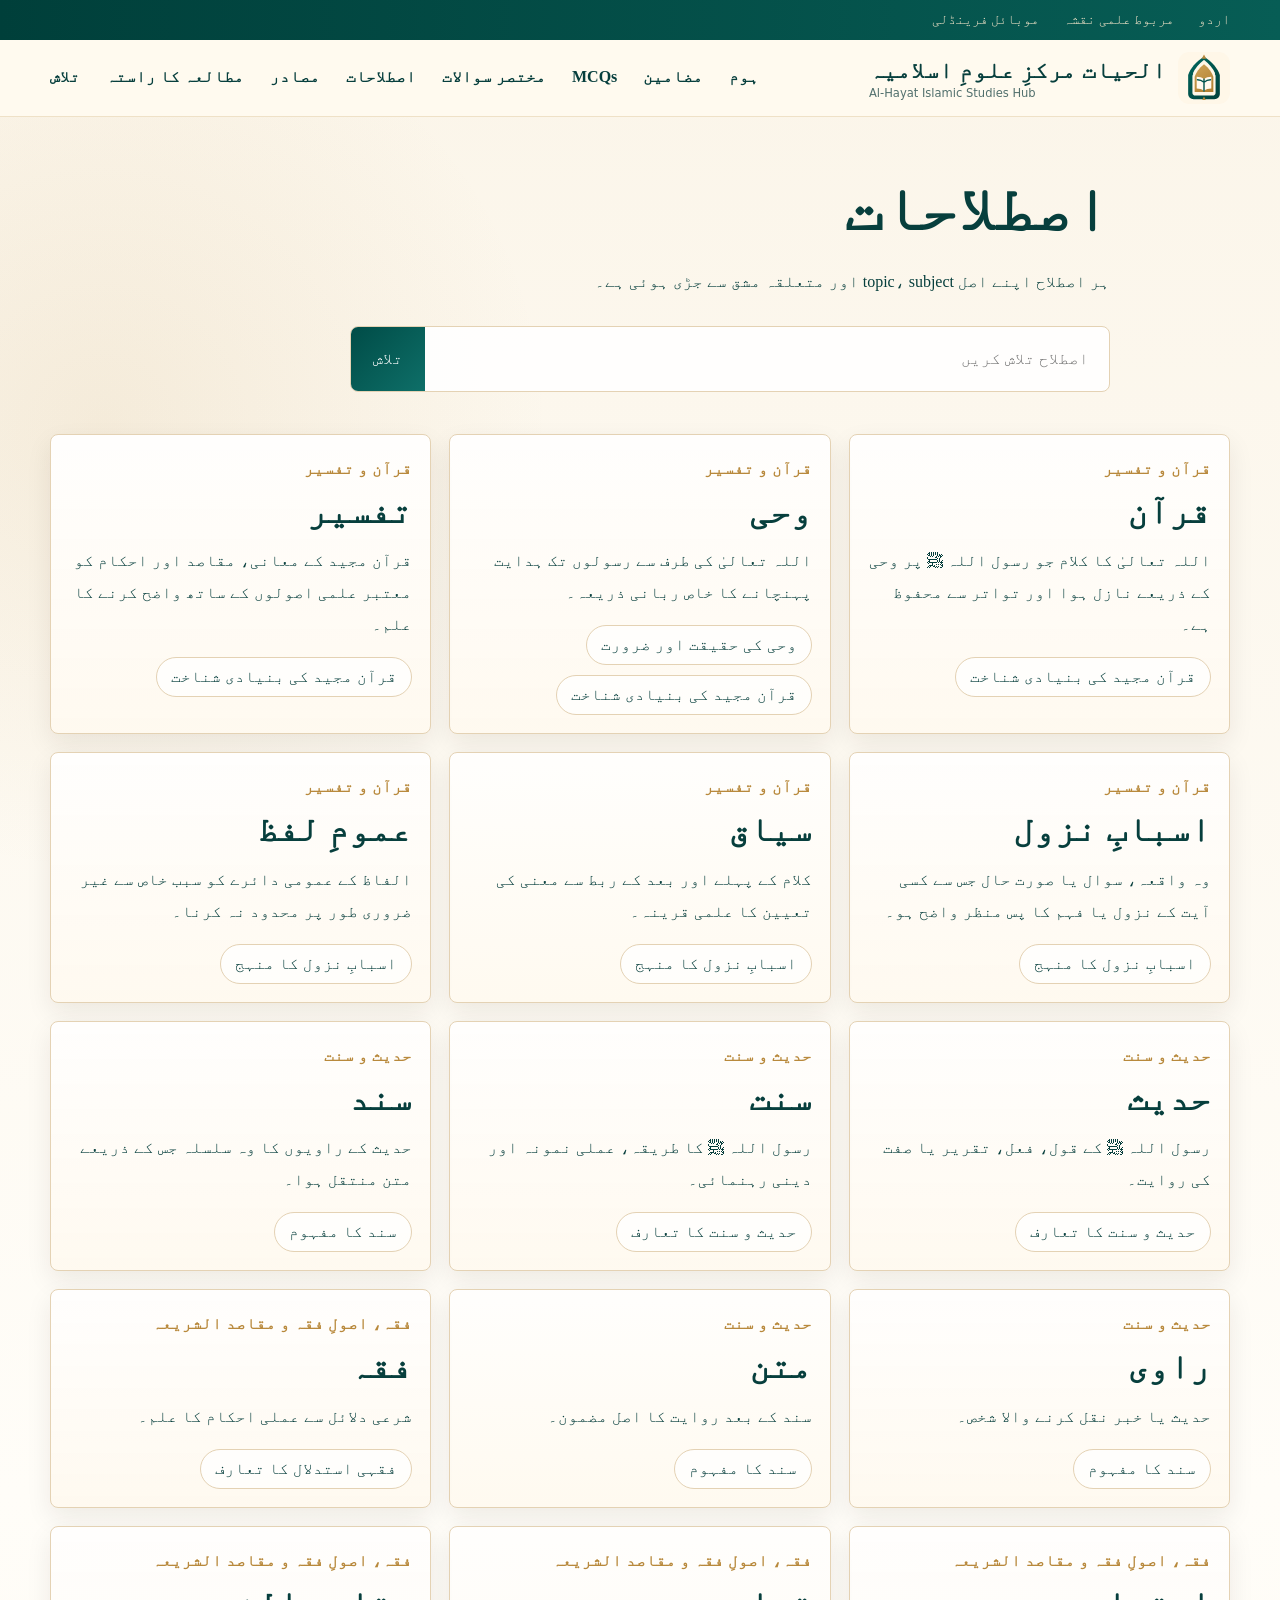
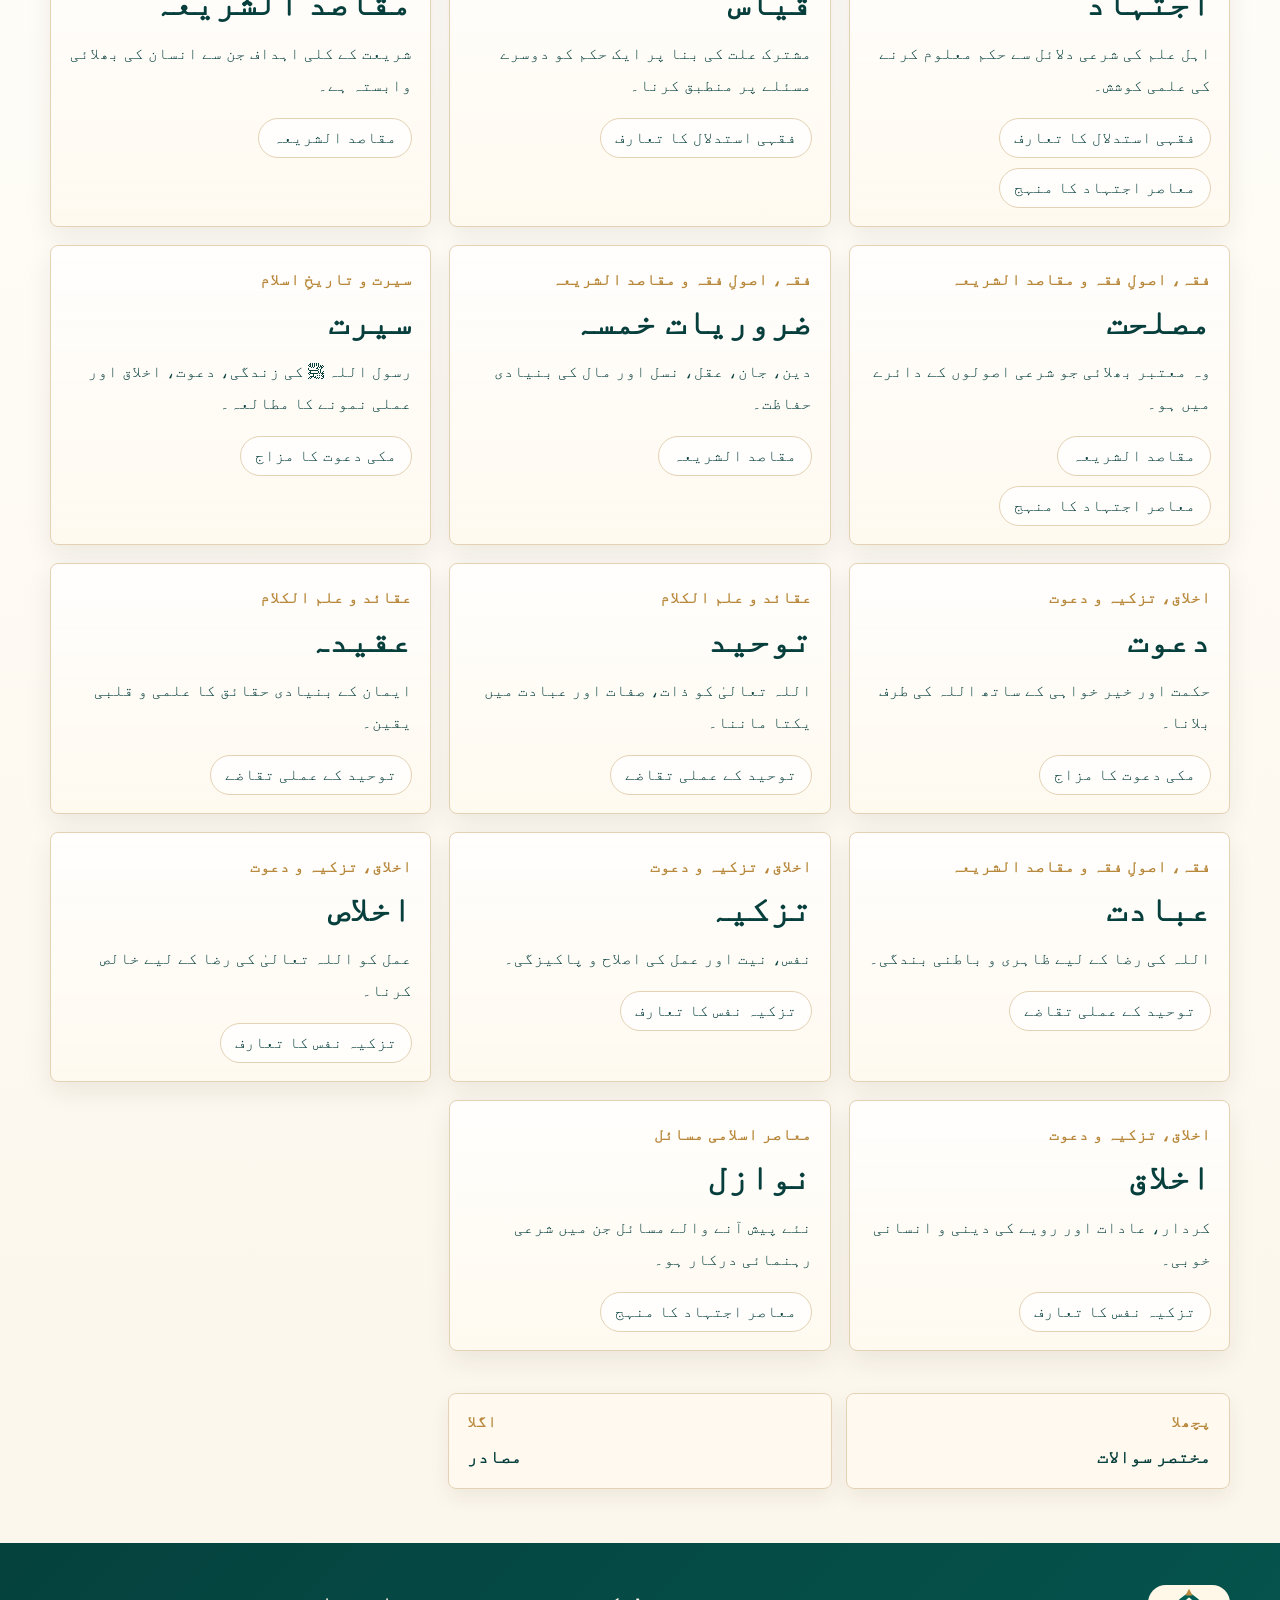
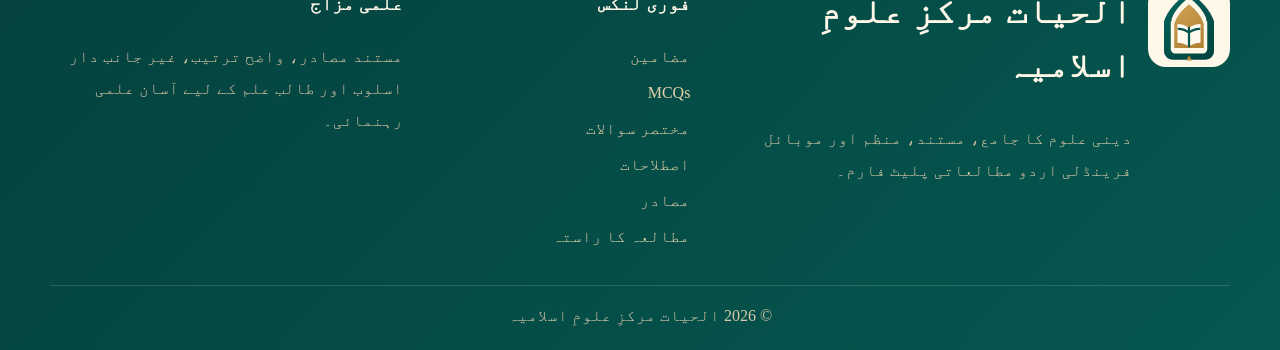
<file: glossary/index.html>
﻿<!doctype html>
<html lang="ur" dir="rtl">
<head>
  <meta charset="utf-8">
  <meta name="viewport" content="width=device-width, initial-scale=1">
  <title>اصطلاحات | الحیات مرکزِ علومِ اسلامیہ</title>
  <meta name="description" content="اسلامی اصطلاحات، مفاہیم اور علمی لغت، متعلقہ اسباق کے ساتھ مربوط۔">
  <link rel="canonical" href="https://drimranhayat.github.io/alhayat-islamic-studies-hub/glossary/">
  <link rel="icon" href="../assets/brand/favicon.svg" type="image/svg+xml">
  <meta property="og:image" content="https://drimranhayat.github.io/alhayat-islamic-studies-hub/assets/brand/social-card.svg">
  <link rel="stylesheet" href="../assets/css/styles.css?v=20260621-quran-practice">
  <script defer src="../data/site-data.js?v=20260621-quran-practice"></script>
  <script defer src="../assets/js/app.js?v=20260621-quran-practice"></script>
</head>
<body data-page="glossary">
  <a class="skip-link" href="#main">اصل مواد پر جائیں</a>
  <div id="app"></div>
</body>
</html>
</file>
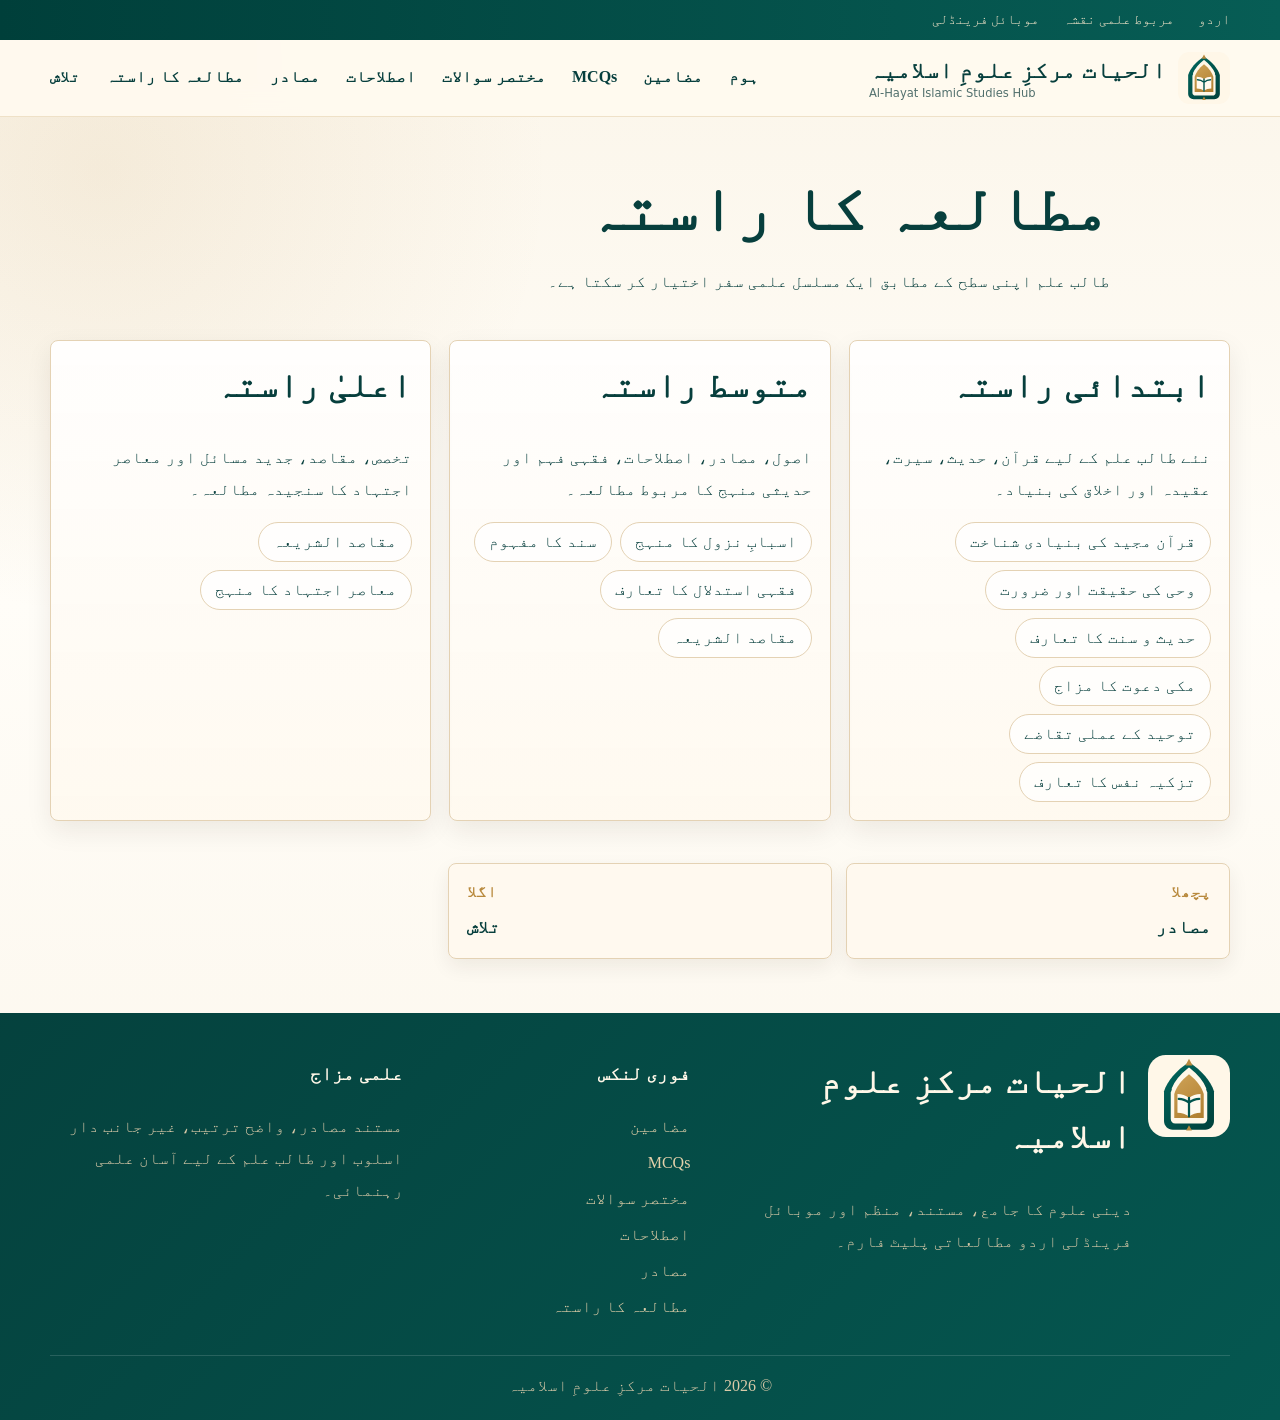
<file: pathways/index.html>
﻿<!doctype html>
<html lang="ur" dir="rtl">
<head>
  <meta charset="utf-8">
  <meta name="viewport" content="width=device-width, initial-scale=1">
  <title>مطالعہ کا راستہ | الحیات مرکزِ علومِ اسلامیہ</title>
  <meta name="description" content="ابتدائی، متوسط اور اعلیٰ سطح کے لیے منظم اسلامی مطالعہ کے راستے۔">
  <link rel="canonical" href="https://drimranhayat.github.io/alhayat-islamic-studies-hub/pathways/">
  <link rel="icon" href="../assets/brand/favicon.svg" type="image/svg+xml">
  <meta property="og:image" content="https://drimranhayat.github.io/alhayat-islamic-studies-hub/assets/brand/social-card.svg">
  <link rel="stylesheet" href="../assets/css/styles.css?v=20260621-quran-practice">
  <script defer src="../data/site-data.js?v=20260621-quran-practice"></script>
  <script defer src="../assets/js/app.js?v=20260621-quran-practice"></script>
</head>
<body data-page="pathways">
  <a class="skip-link" href="#main">اصل مواد پر جائیں</a>
  <div id="app"></div>
</body>
</html>
</file>
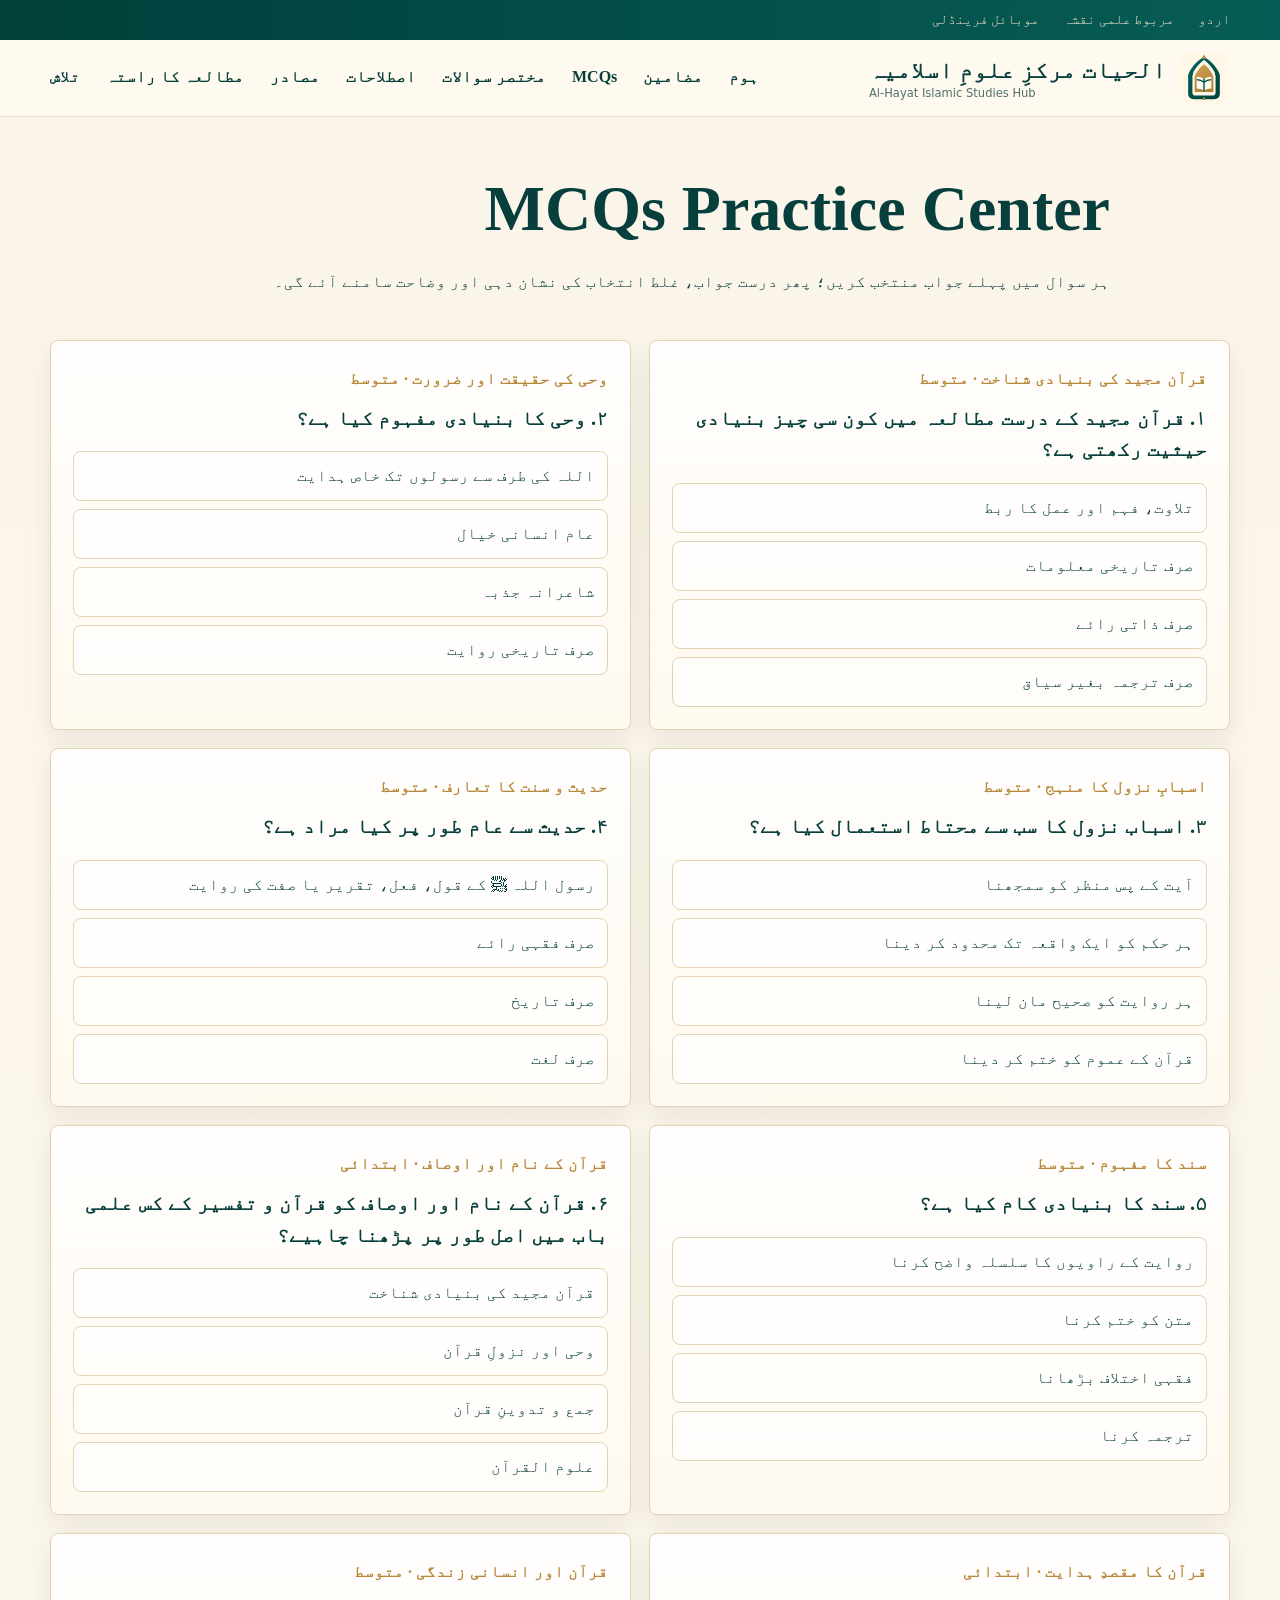
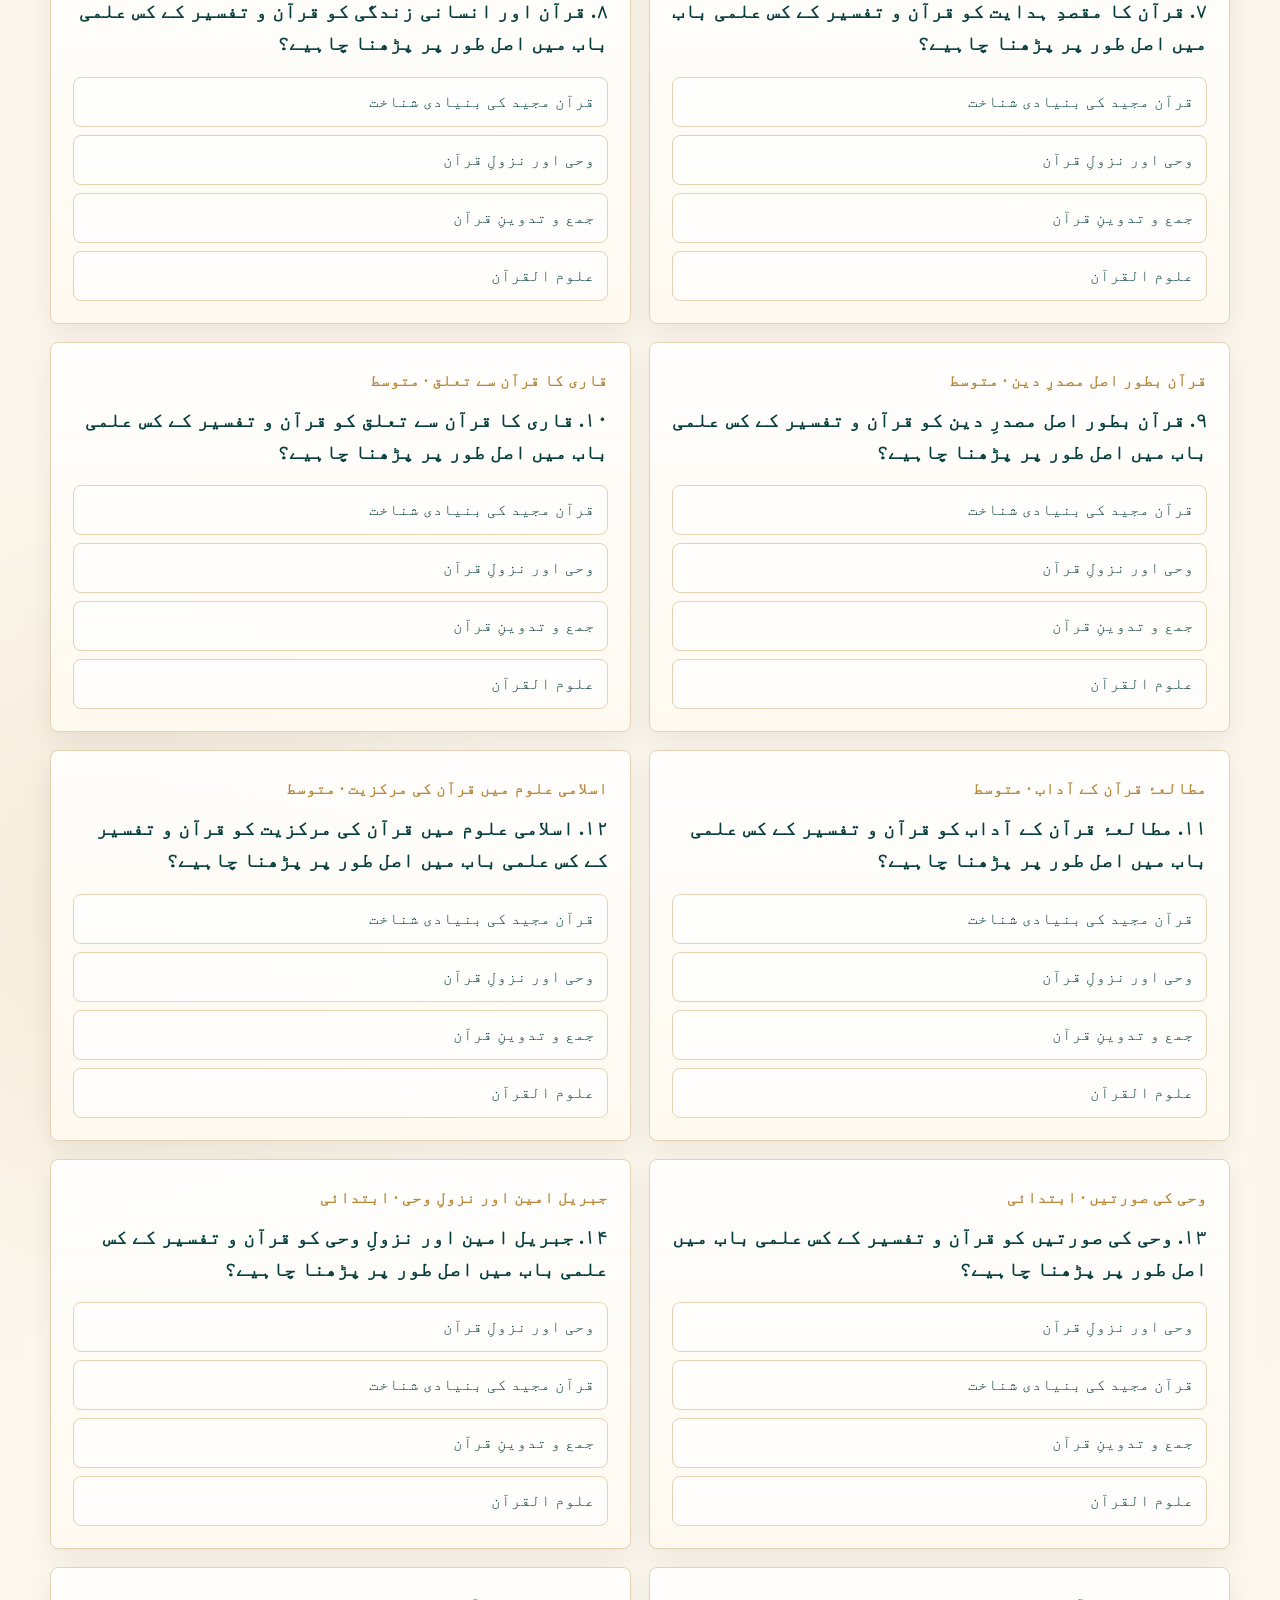
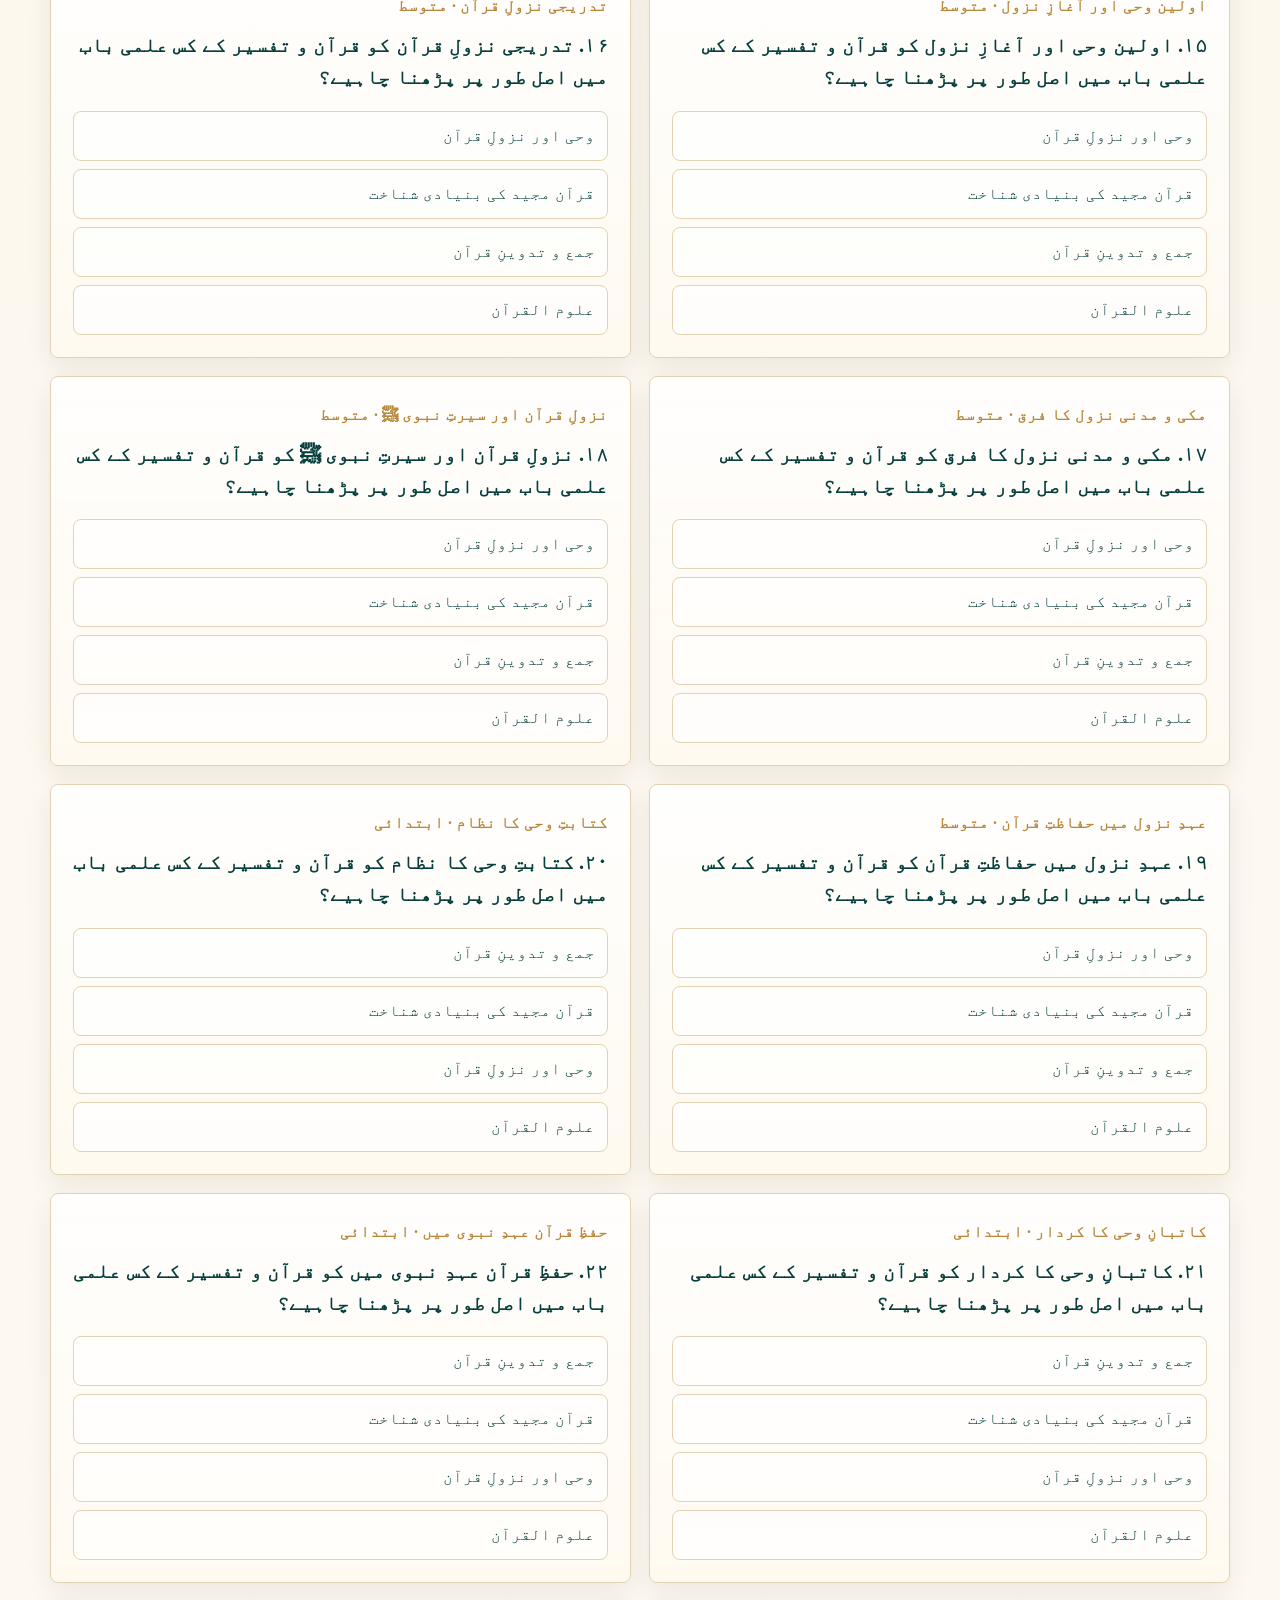
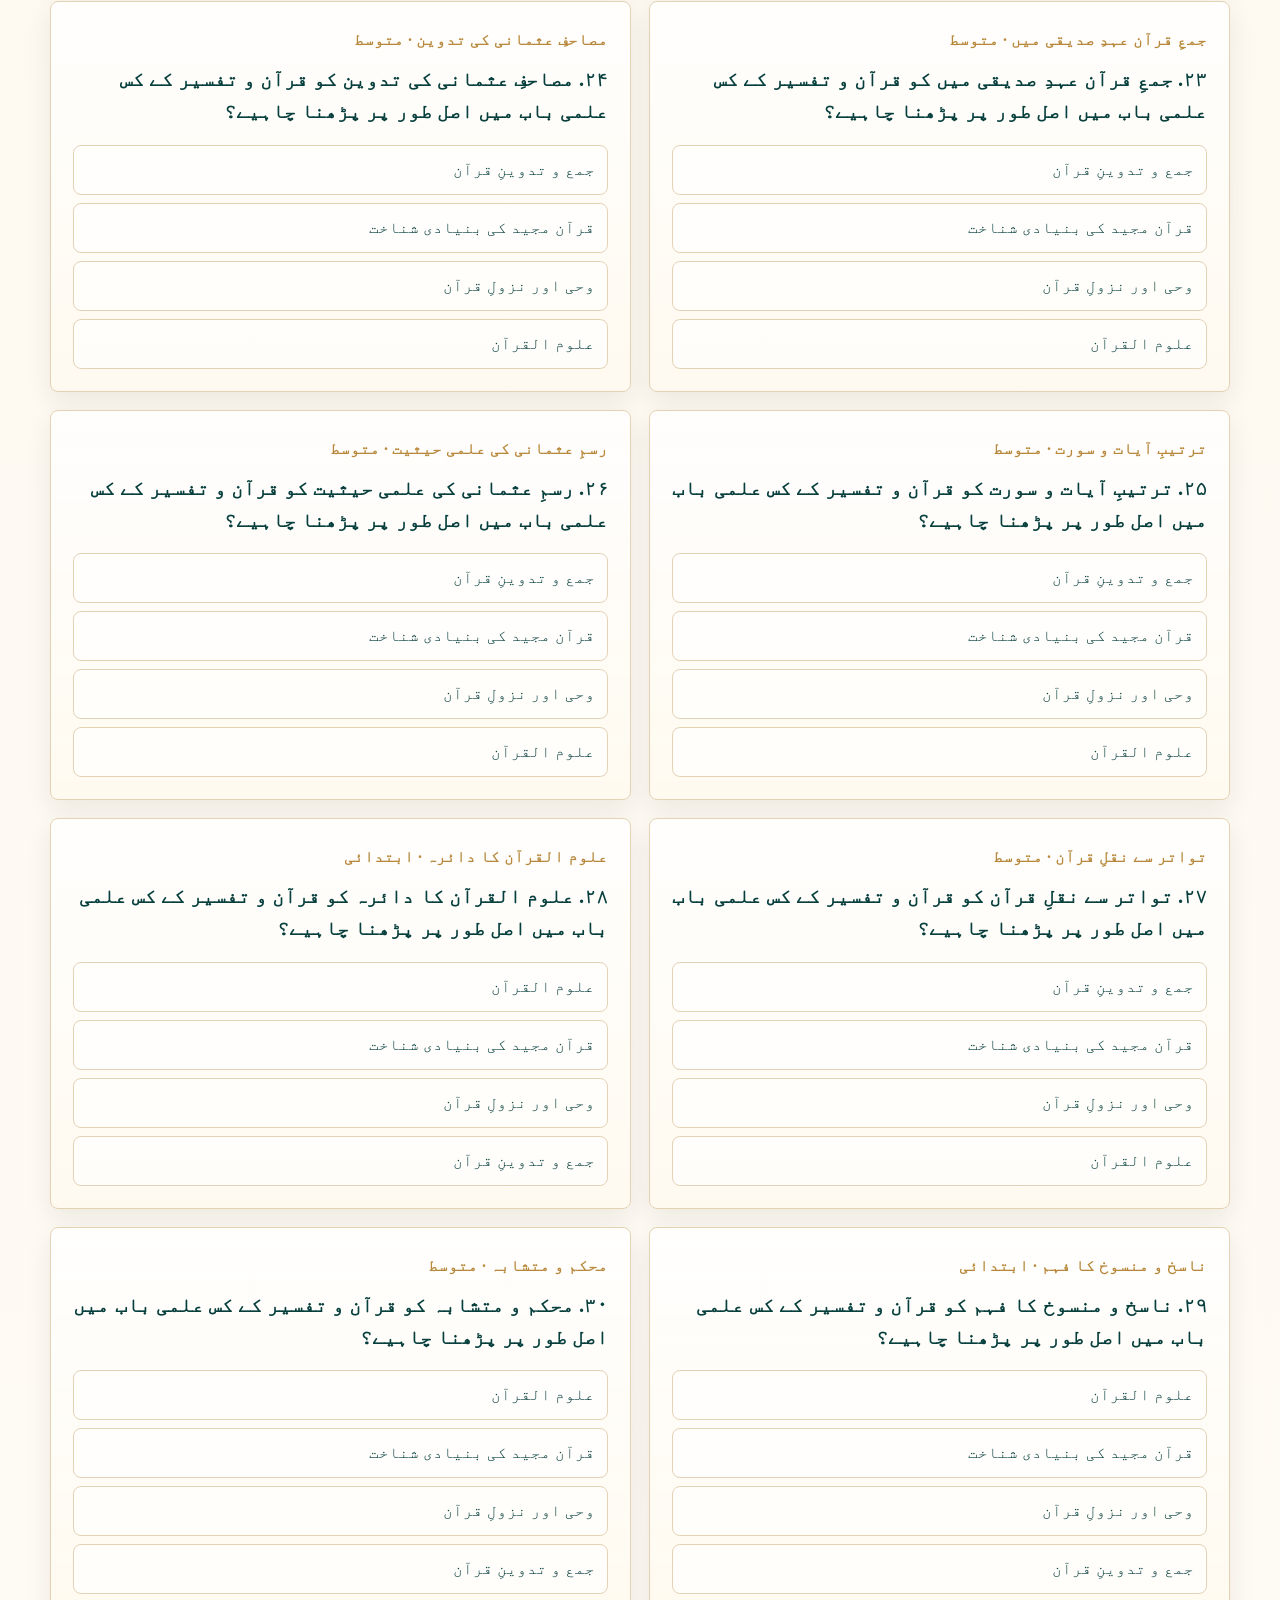
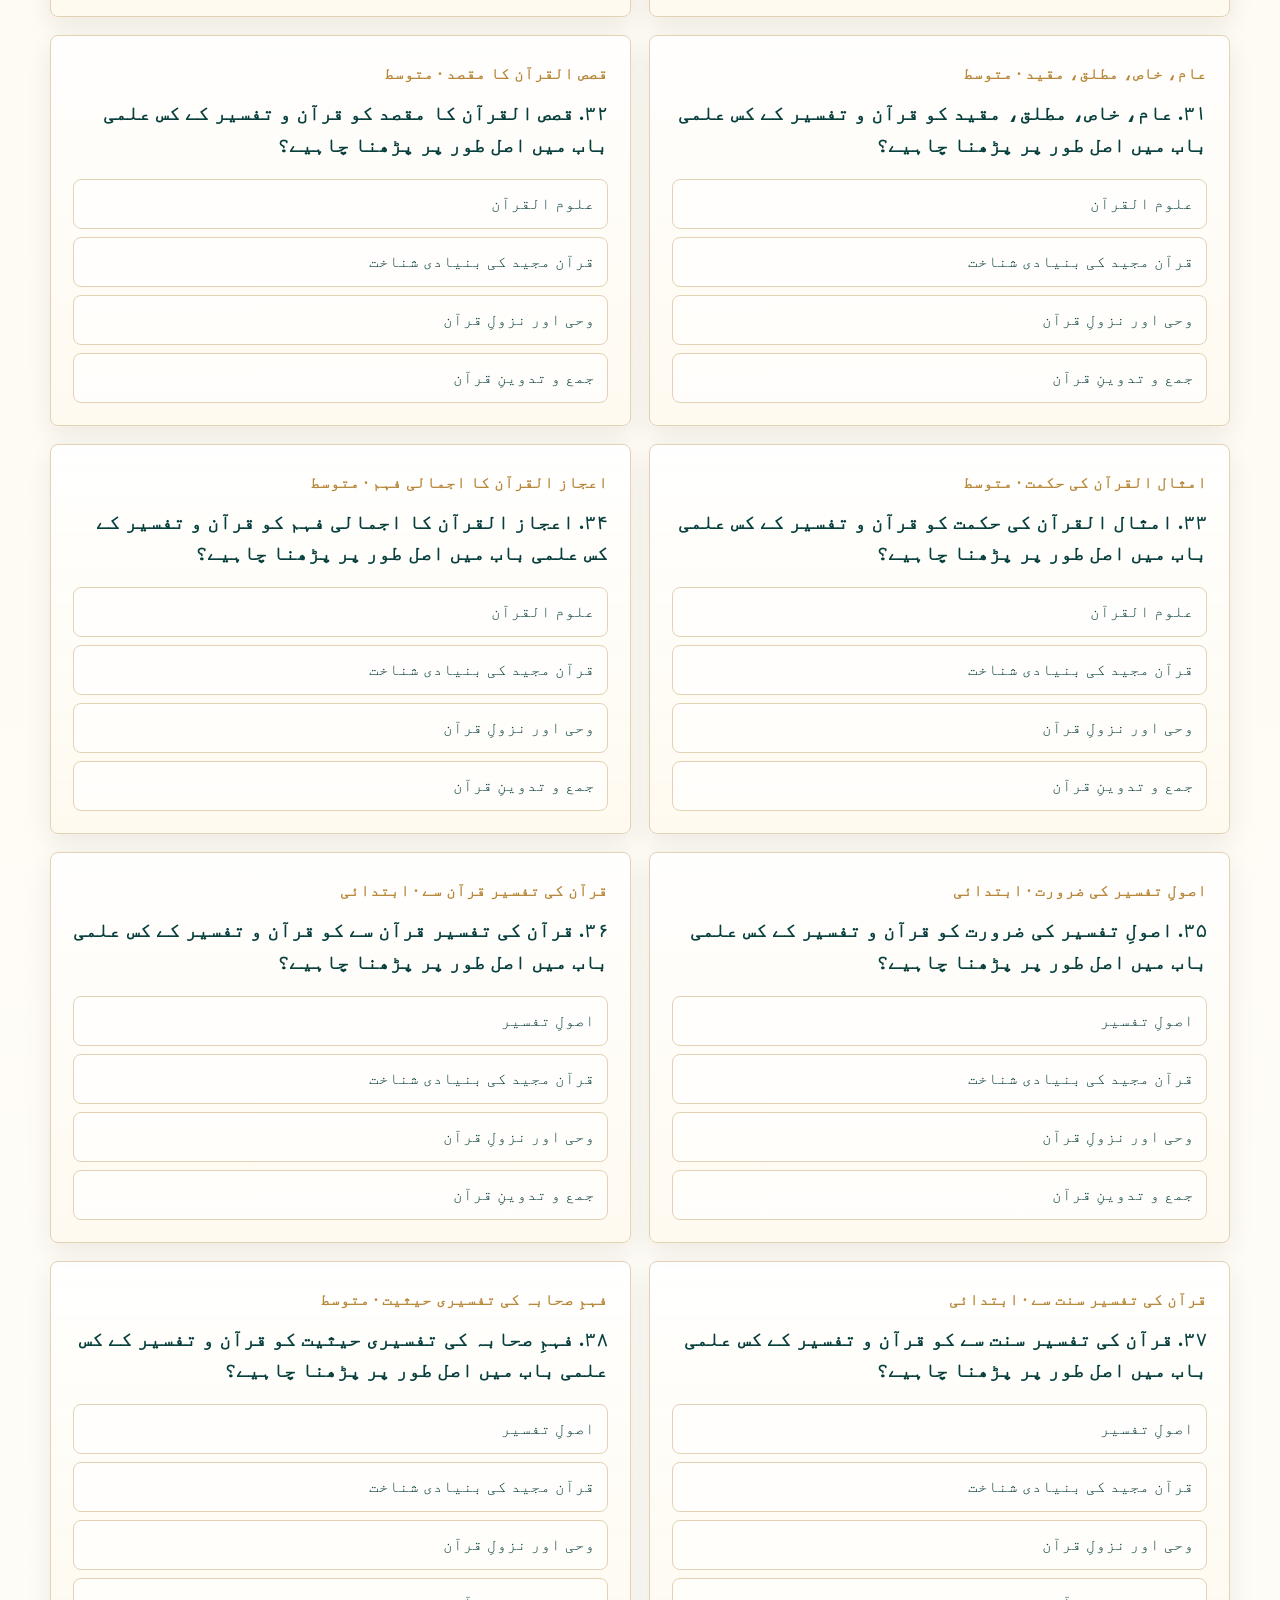
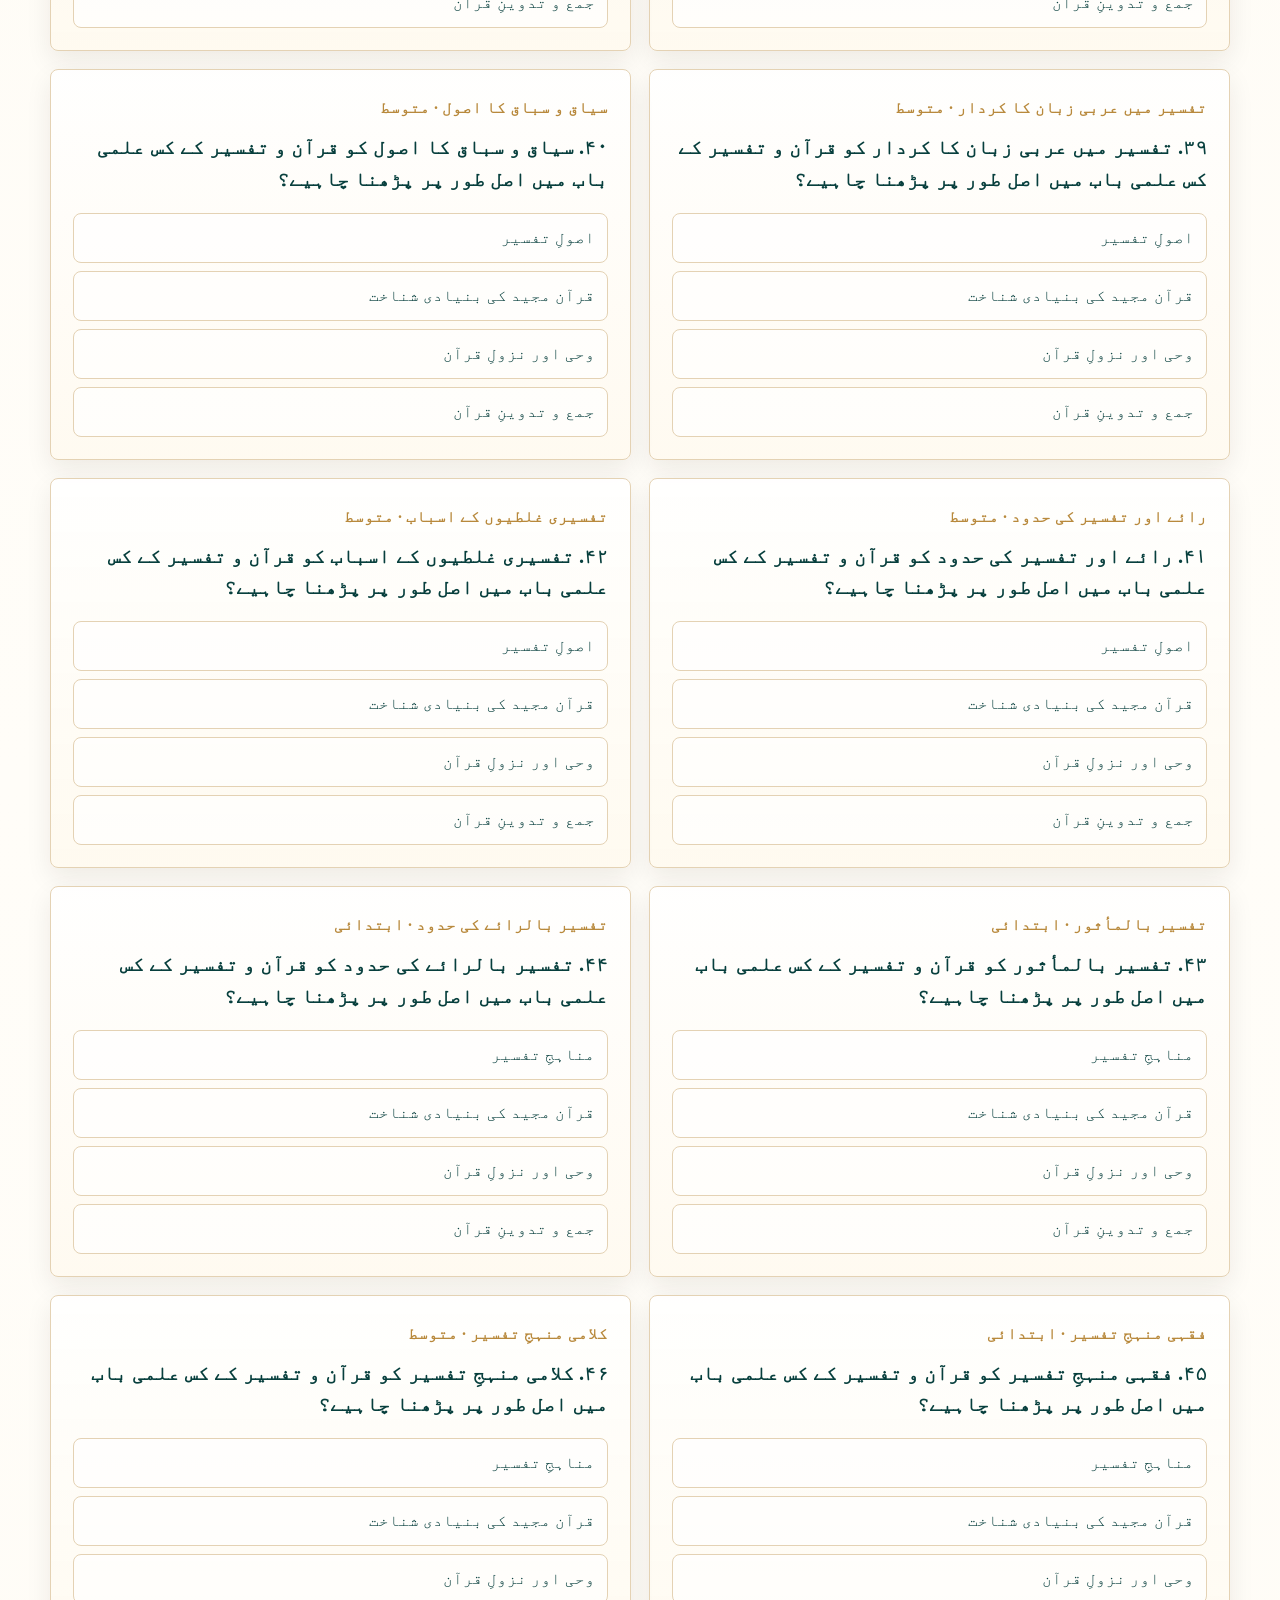
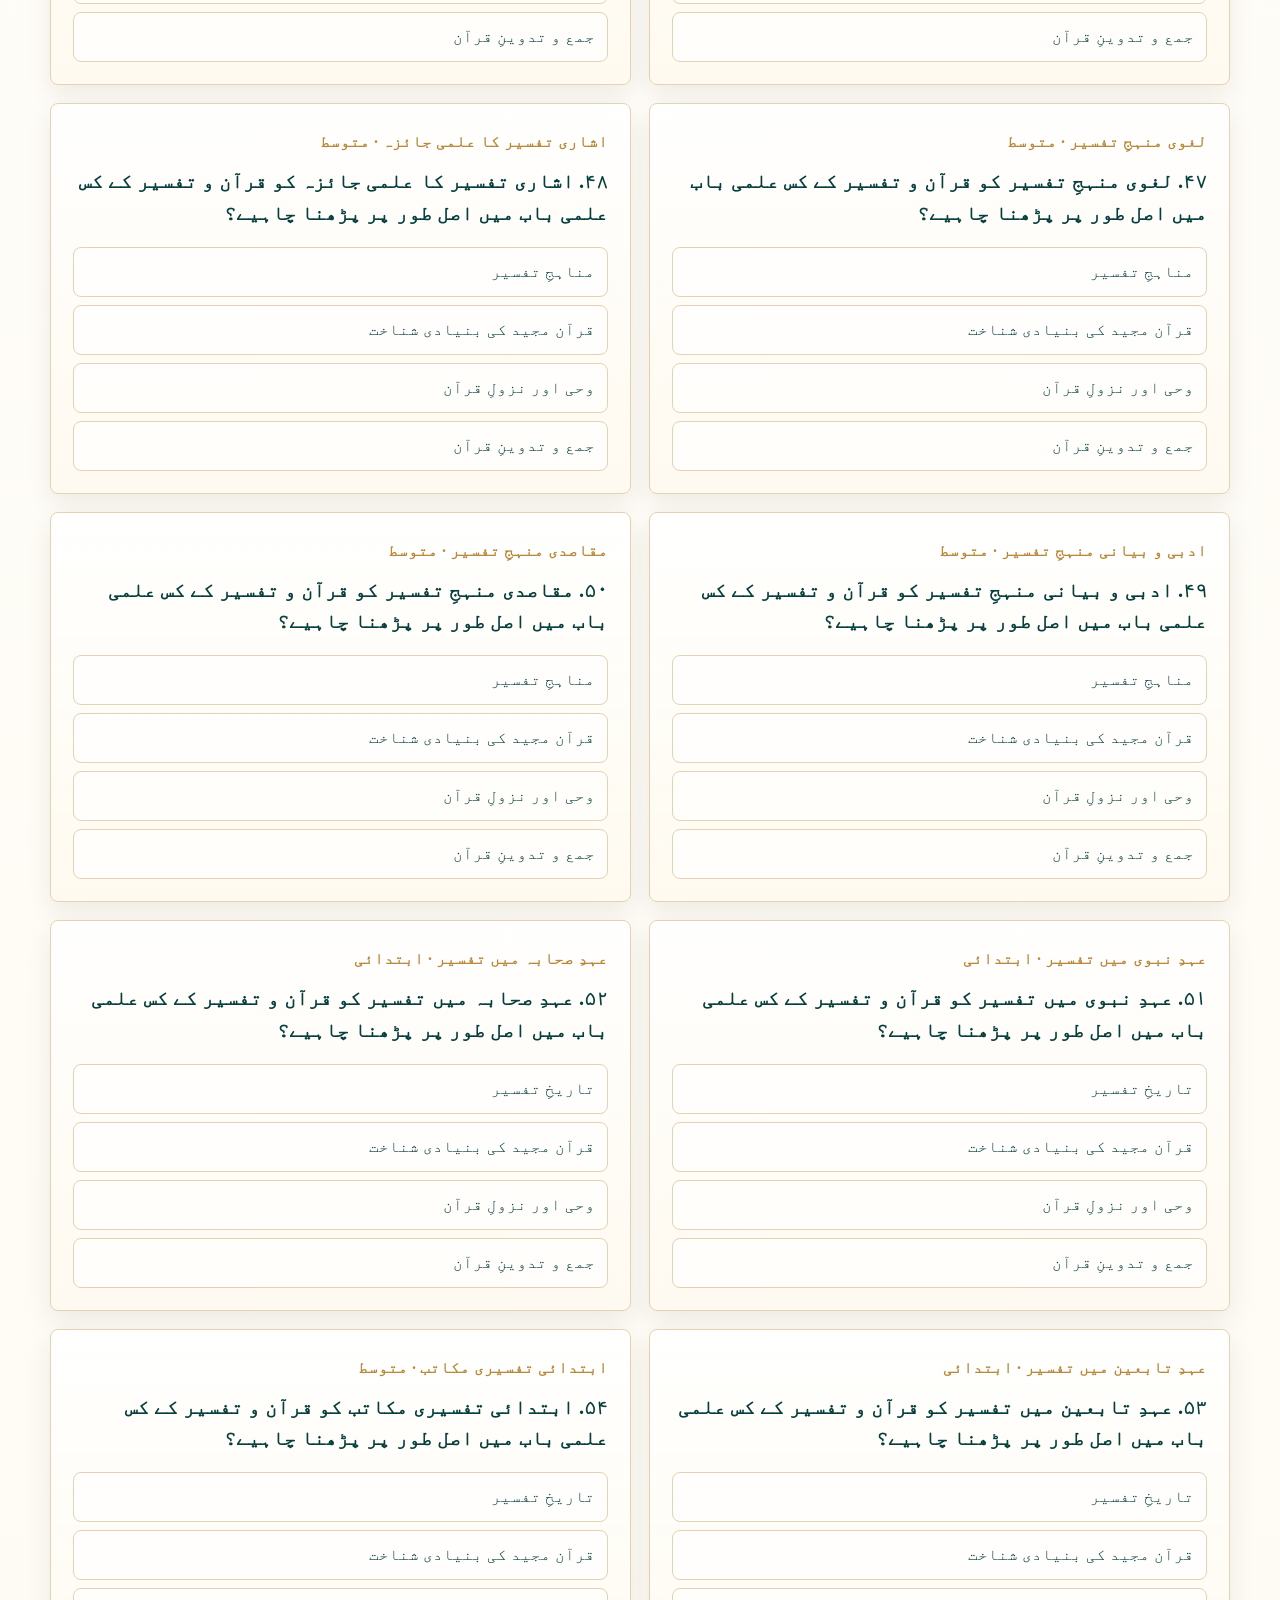
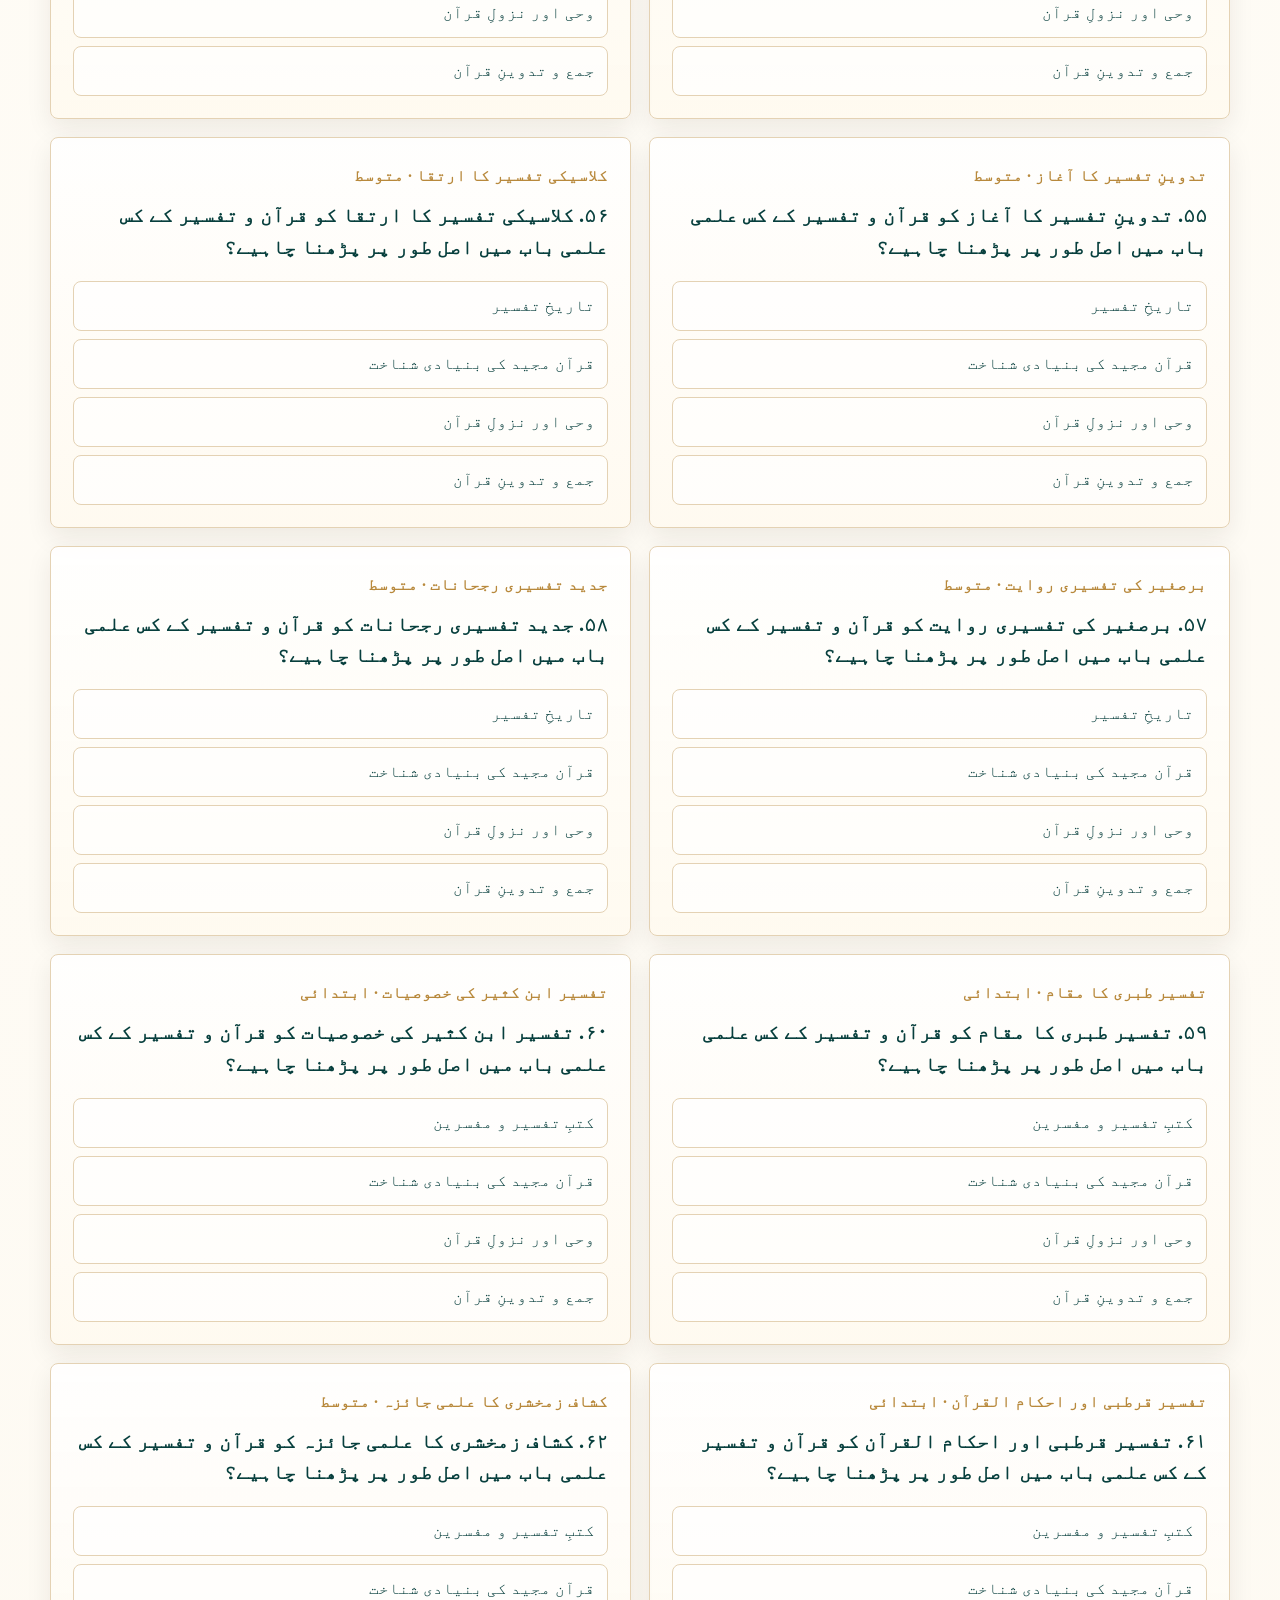
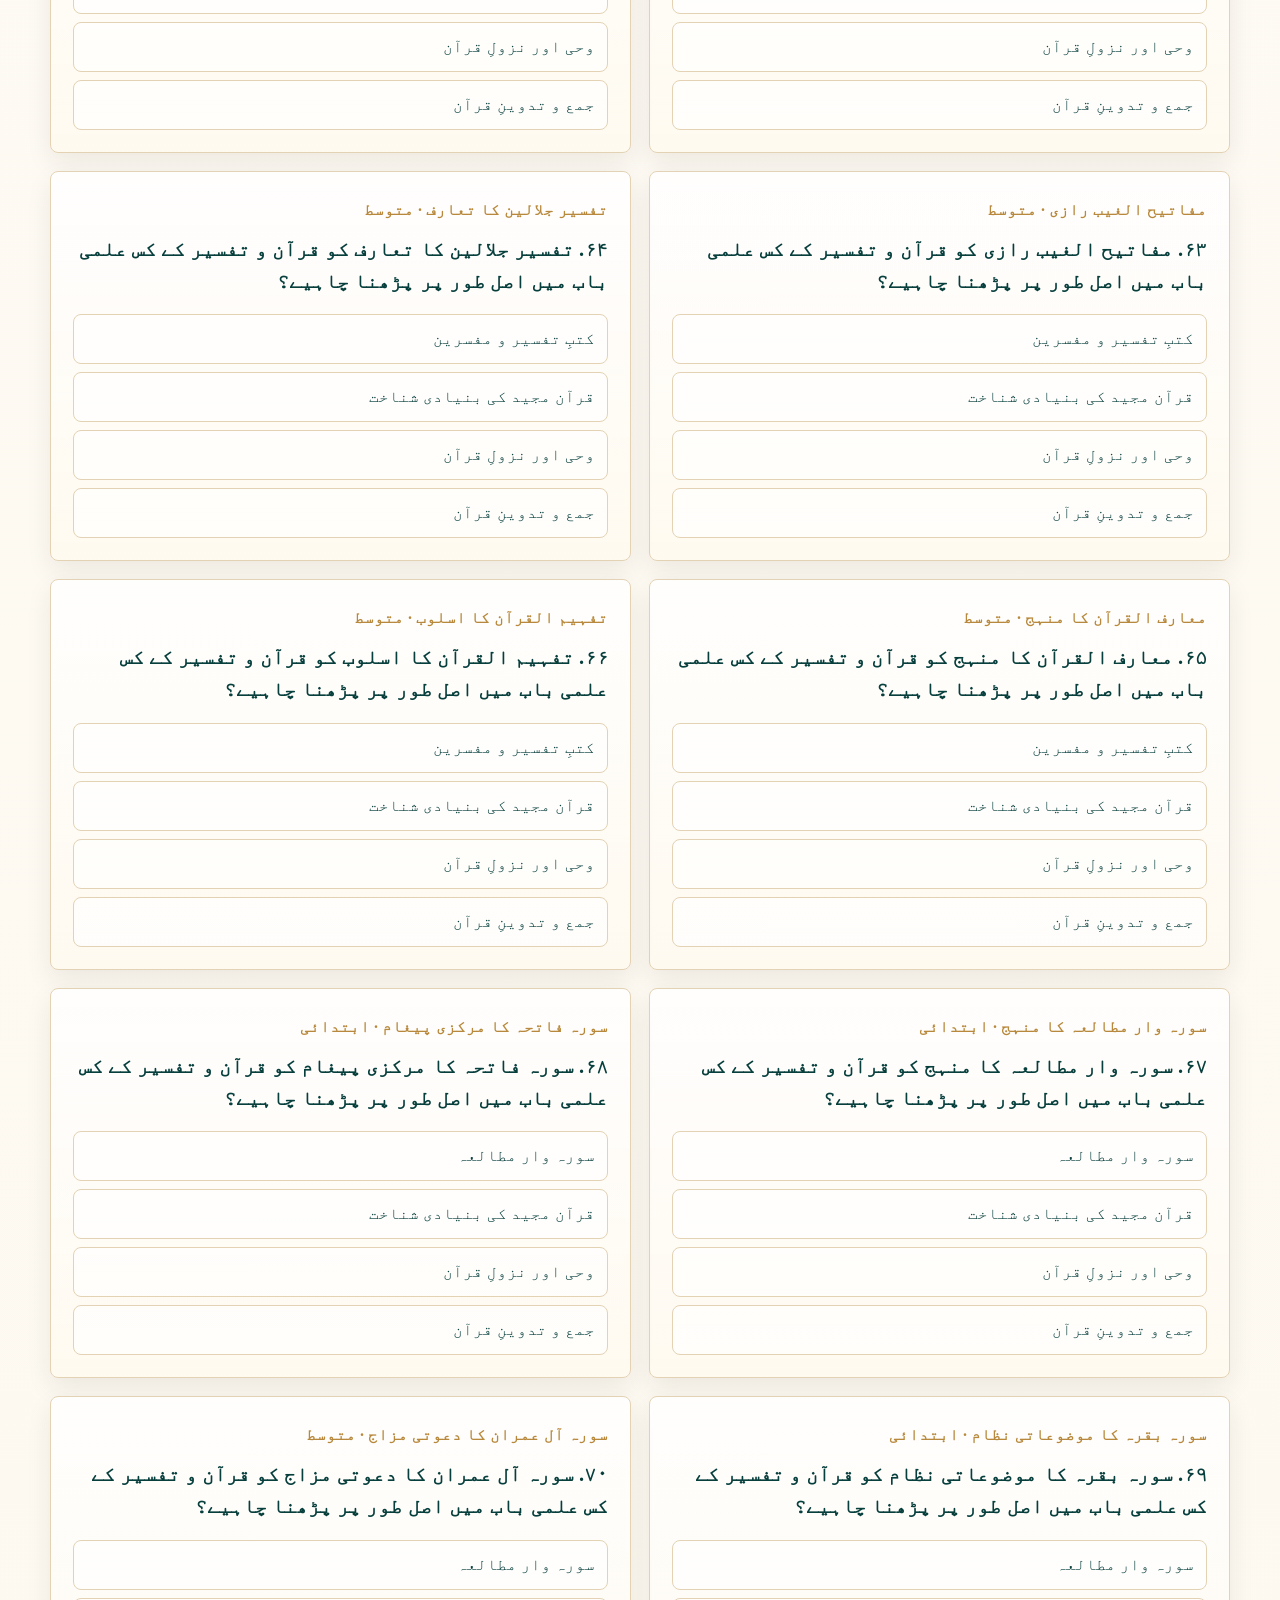
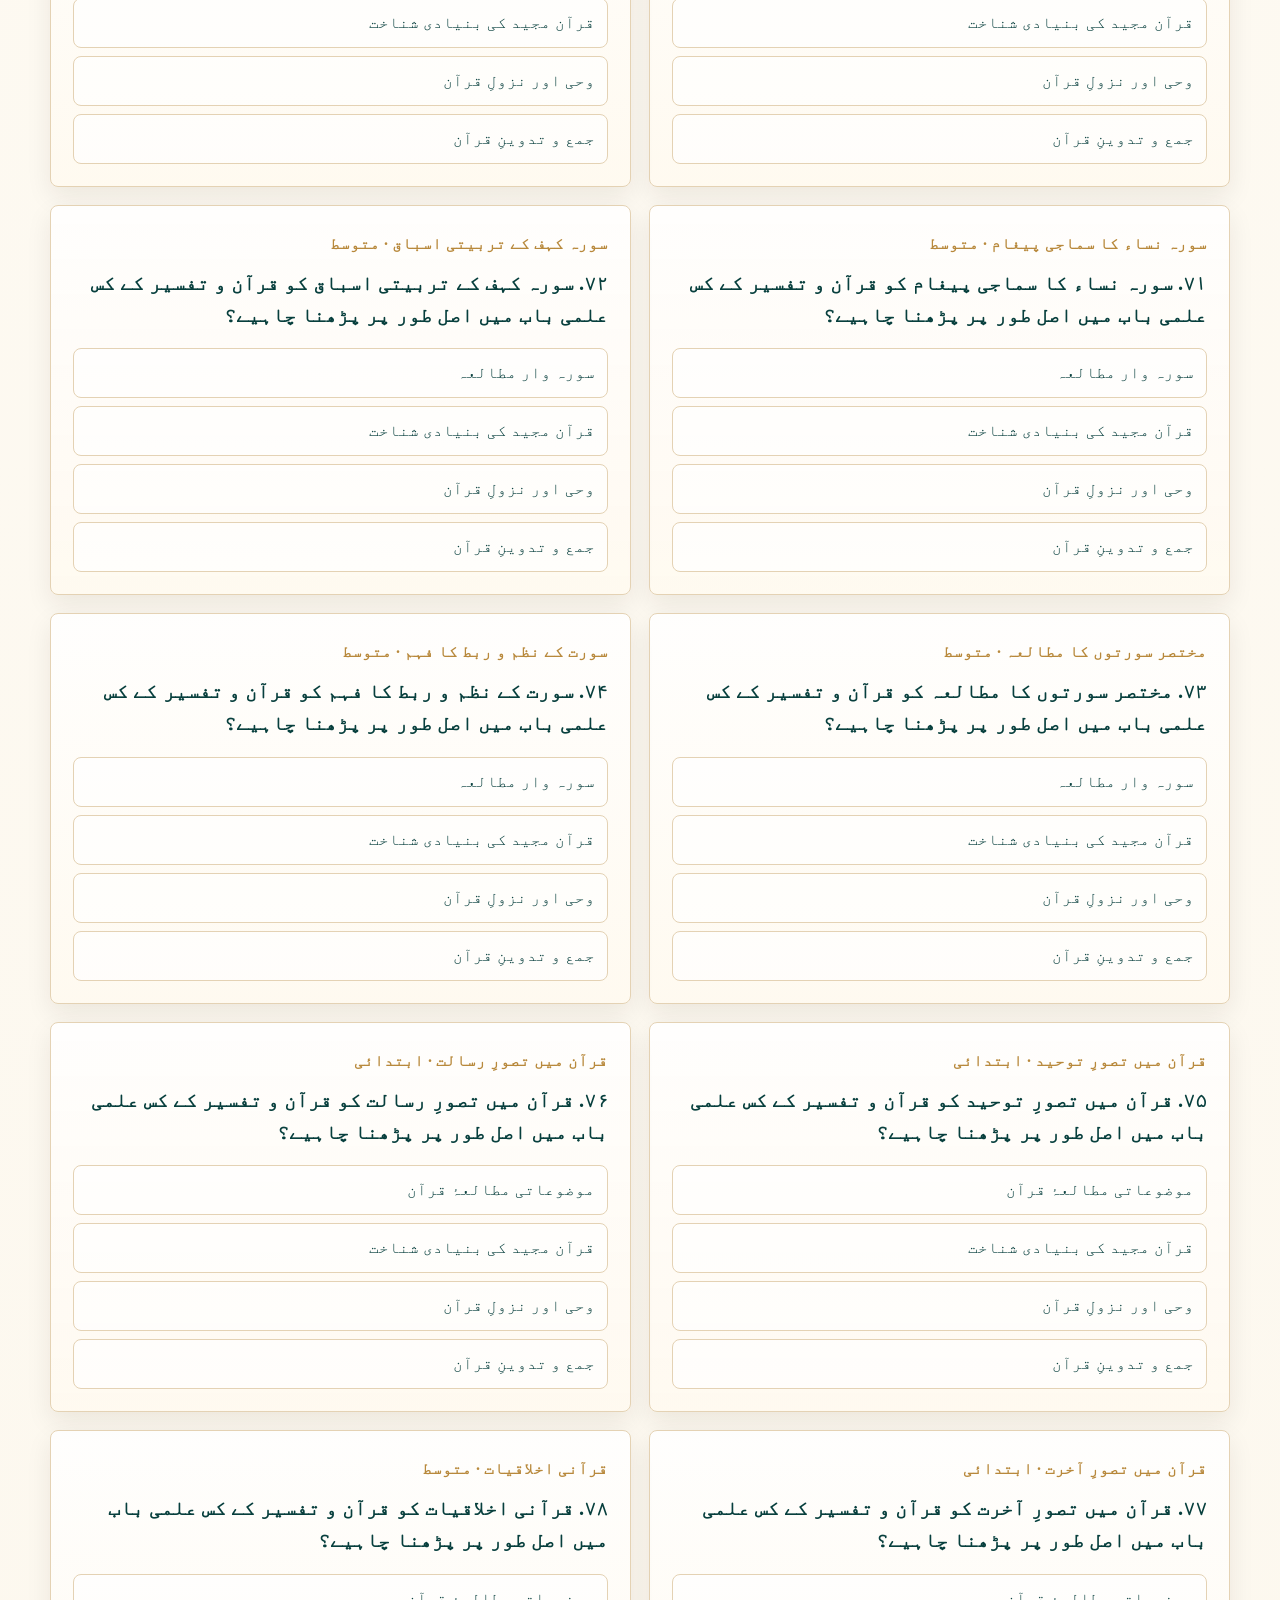
<file: questions/index.html>
﻿<!doctype html>
<html lang="ur" dir="rtl">
<head>
  <meta charset="utf-8">
  <meta name="viewport" content="width=device-width, initial-scale=1">
  <title>MCQs Practice Center | الحیات مرکزِ علومِ اسلامیہ</title>
  <meta name="description" content="موضوعات سے مربوط MCQs، جواب، وضاحت، مصادر اور اصطلاحات کے ساتھ۔">
  <link rel="canonical" href="https://drimranhayat.github.io/alhayat-islamic-studies-hub/questions/">
  <link rel="icon" href="../assets/brand/favicon.svg" type="image/svg+xml">
  <meta property="og:image" content="https://drimranhayat.github.io/alhayat-islamic-studies-hub/assets/brand/social-card.svg">
  <link rel="stylesheet" href="../assets/css/styles.css?v=20260621-quran-practice">
  <script defer src="../data/site-data.js?v=20260621-quran-practice"></script>
  <script defer src="../assets/js/app.js?v=20260621-quran-practice"></script>
</head>
<body data-page="questions">
  <a class="skip-link" href="#main">اصل مواد پر جائیں</a>
  <div id="app"></div>
</body>
</html>
</file>
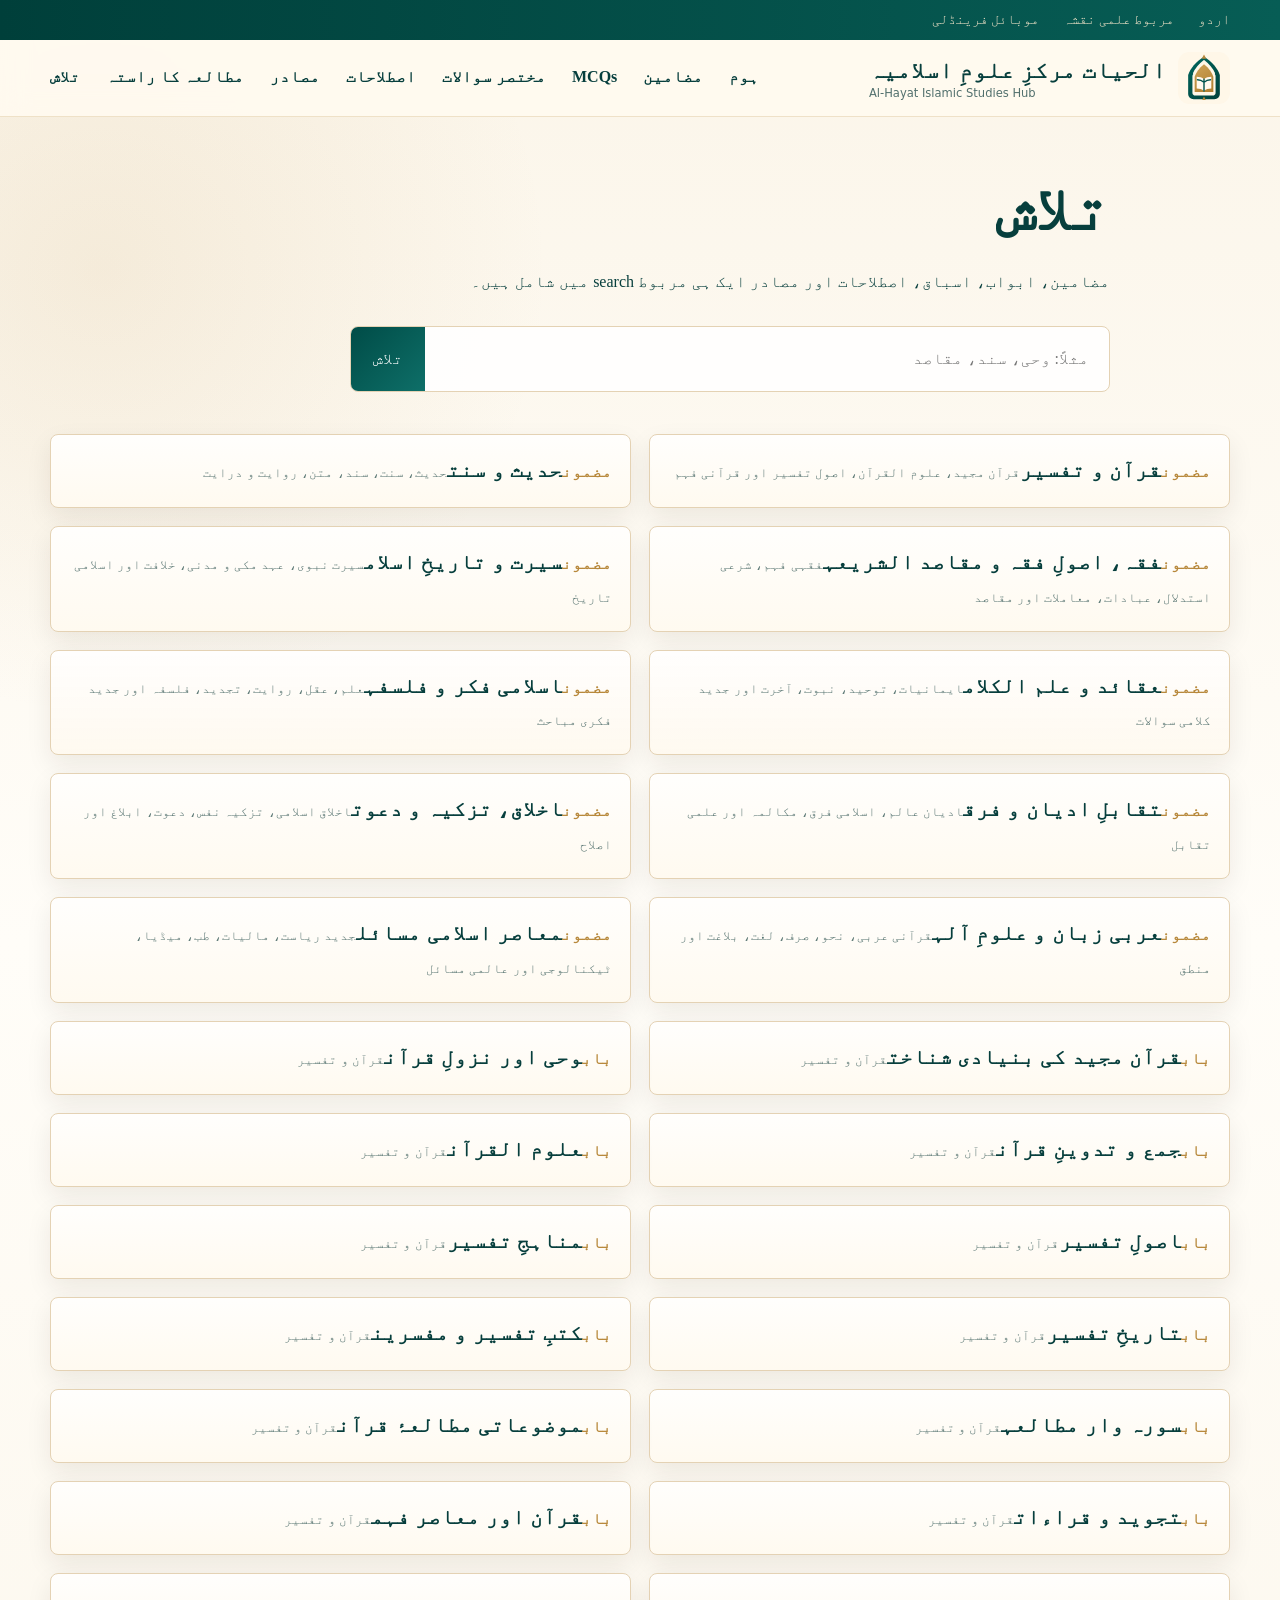
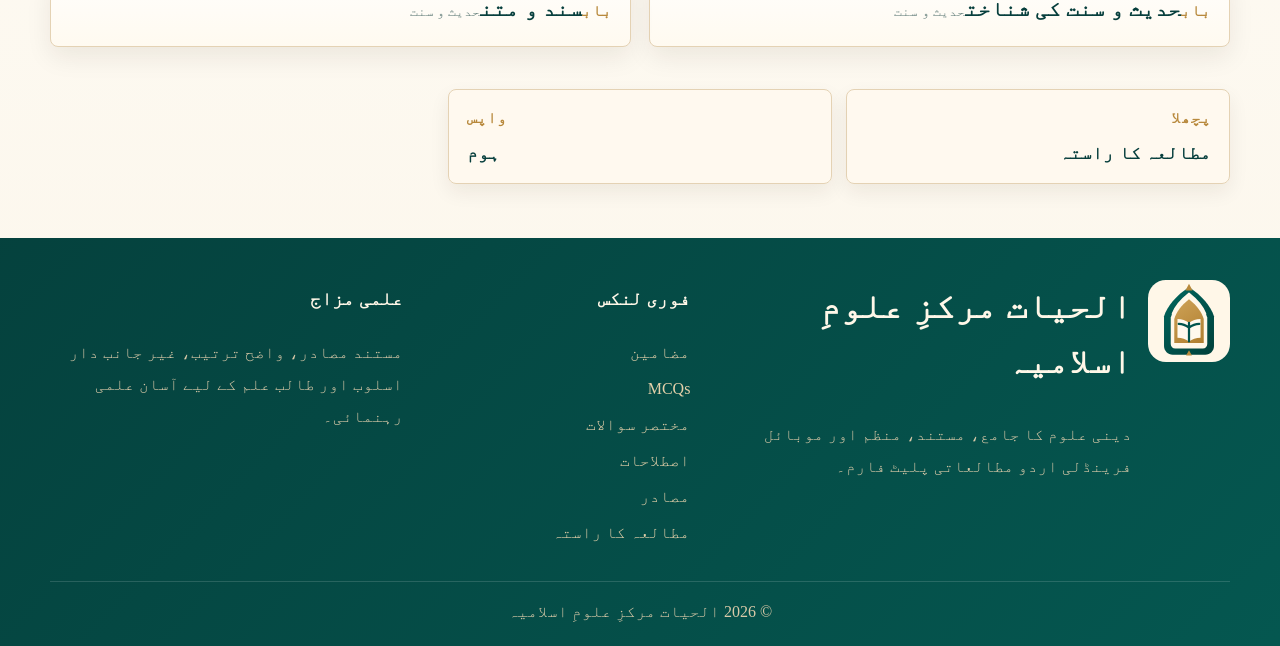
<file: search/index.html>
﻿<!doctype html>
<html lang="ur" dir="rtl">
<head>
  <meta charset="utf-8">
  <meta name="viewport" content="width=device-width, initial-scale=1">
  <title>تلاش | الحیات مرکزِ علومِ اسلامیہ</title>
  <meta name="description" content="مضامین، ابواب، اسباق، اصطلاحات اور مصادر میں مربوط تلاش۔">
  <link rel="canonical" href="https://drimranhayat.github.io/alhayat-islamic-studies-hub/search/">
  <link rel="icon" href="../assets/brand/favicon.svg" type="image/svg+xml">
  <meta property="og:image" content="https://drimranhayat.github.io/alhayat-islamic-studies-hub/assets/brand/social-card.svg">
  <link rel="stylesheet" href="../assets/css/styles.css?v=20260621-quran-practice">
  <script defer src="../data/site-data.js?v=20260621-quran-practice"></script>
  <script defer src="../assets/js/app.js?v=20260621-quran-practice"></script>
</head>
<body data-page="search">
  <a class="skip-link" href="#main">اصل مواد پر جائیں</a>
  <div id="app"></div>
</body>
</html>
</file>
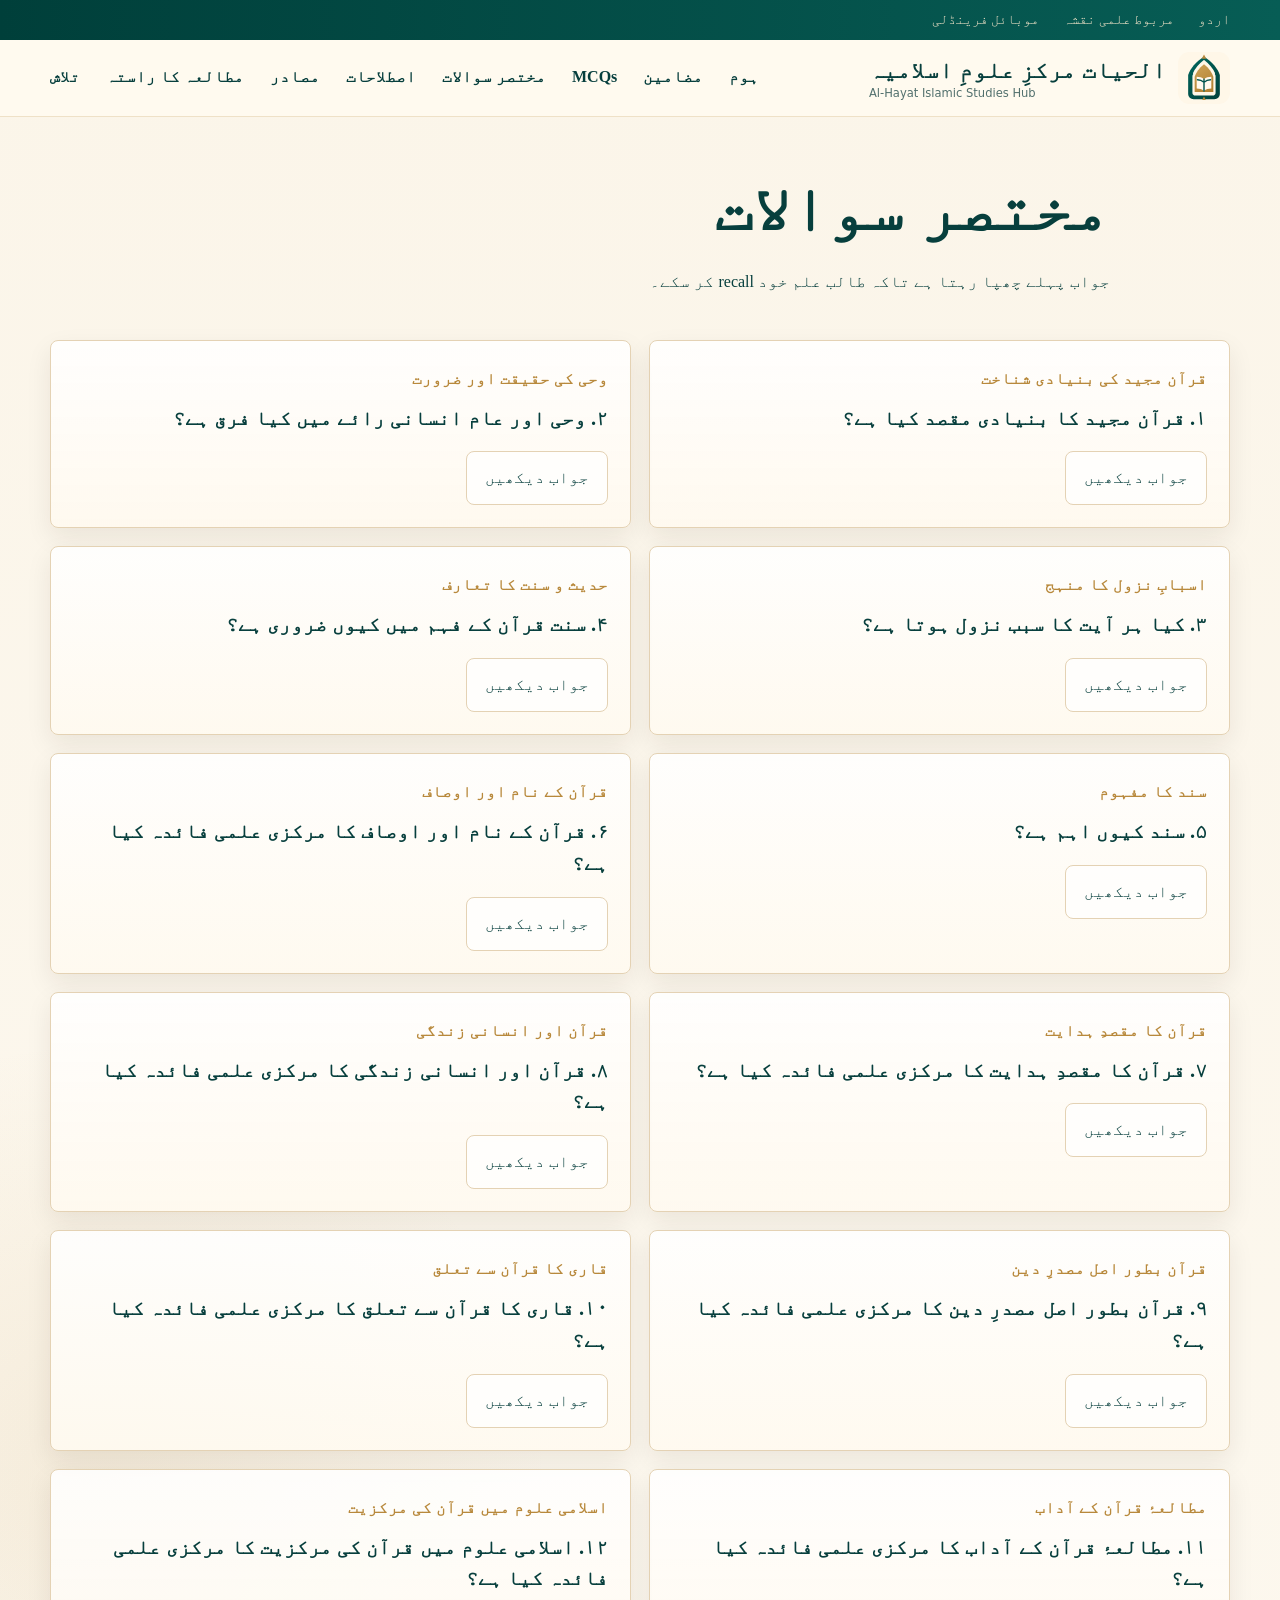
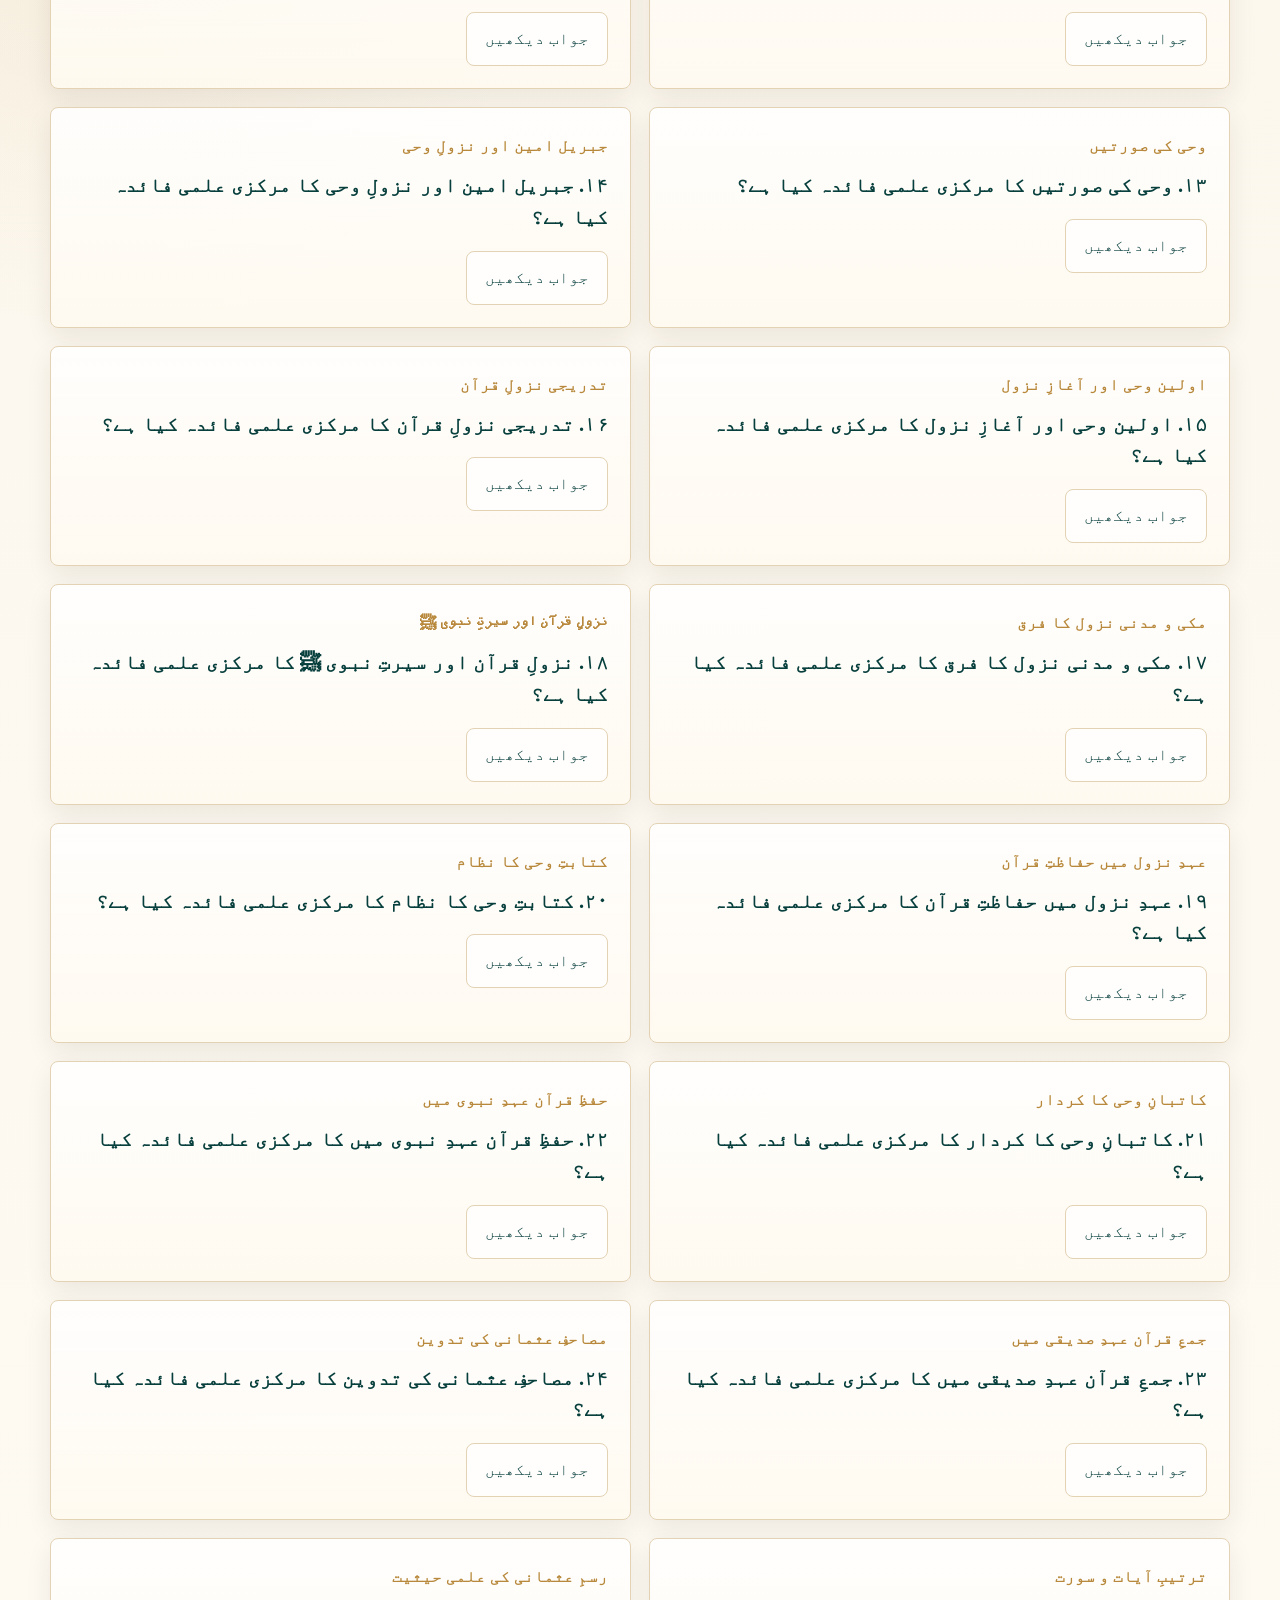
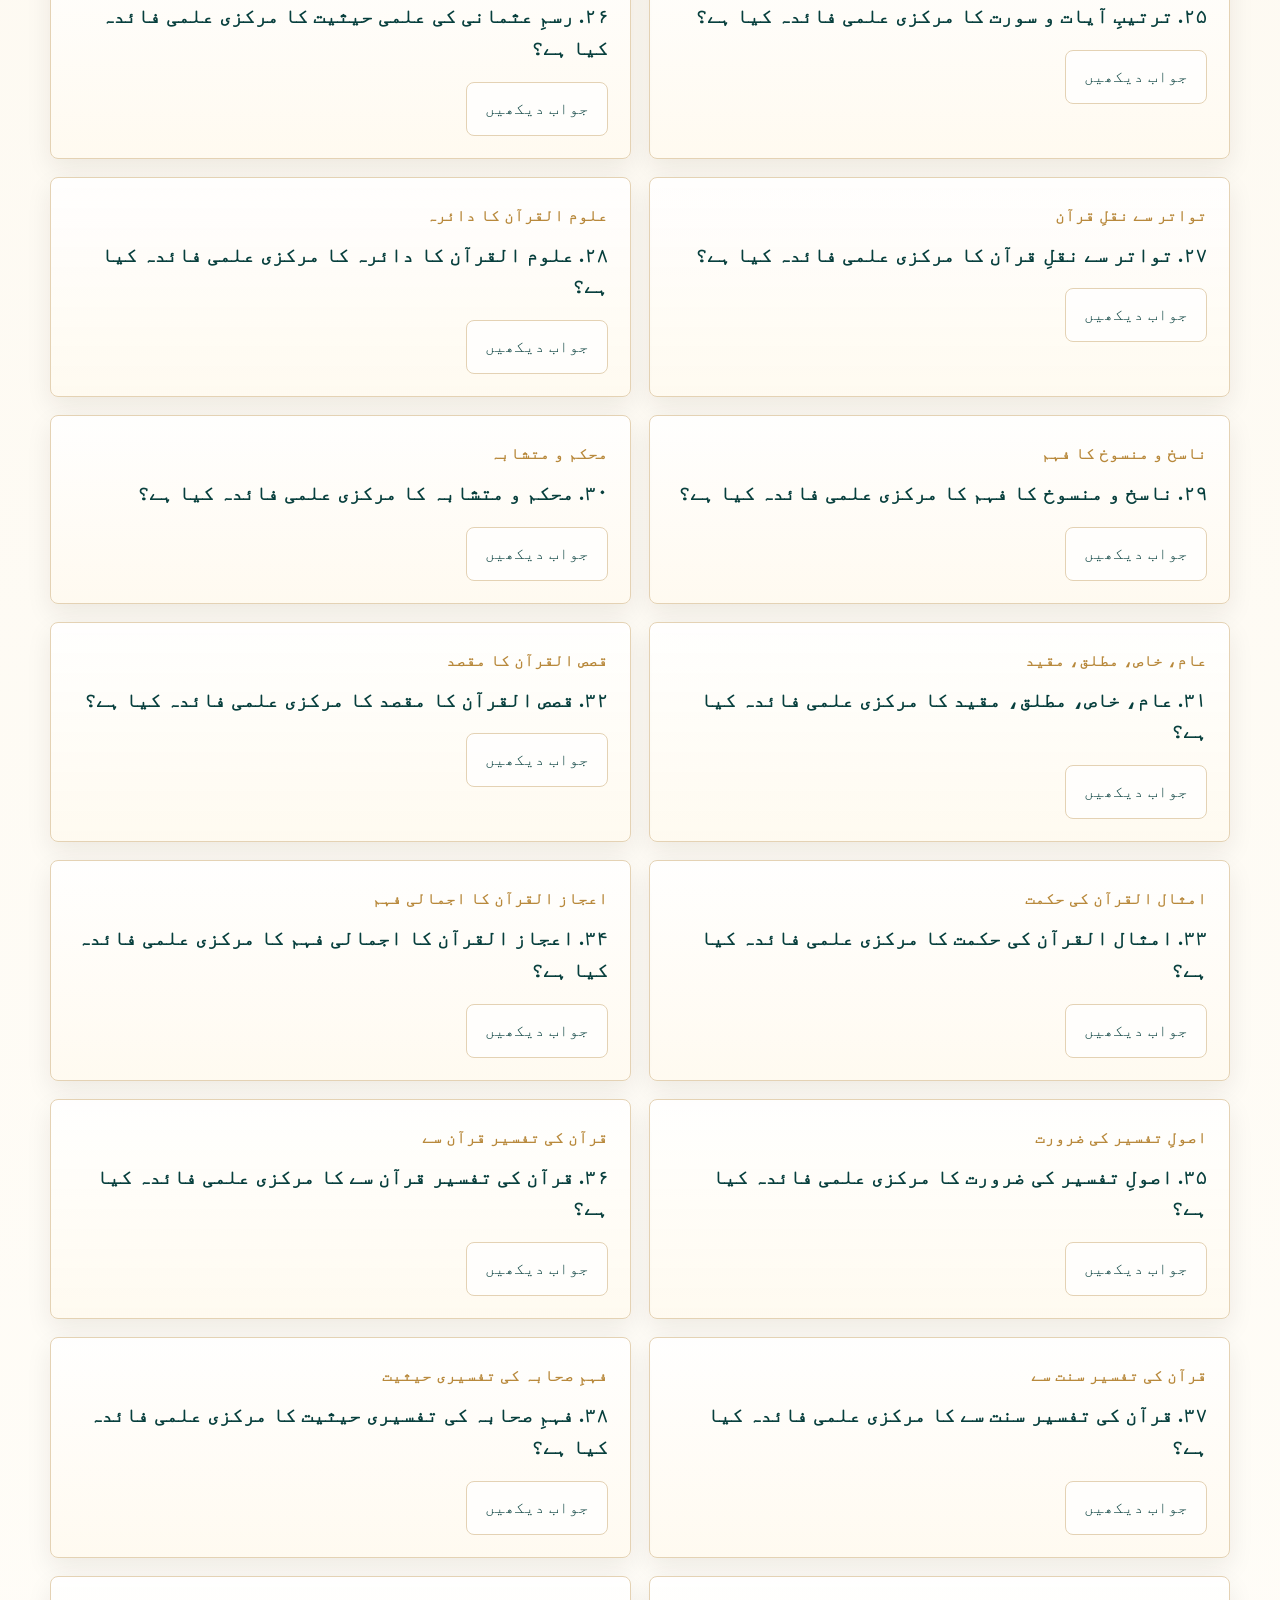
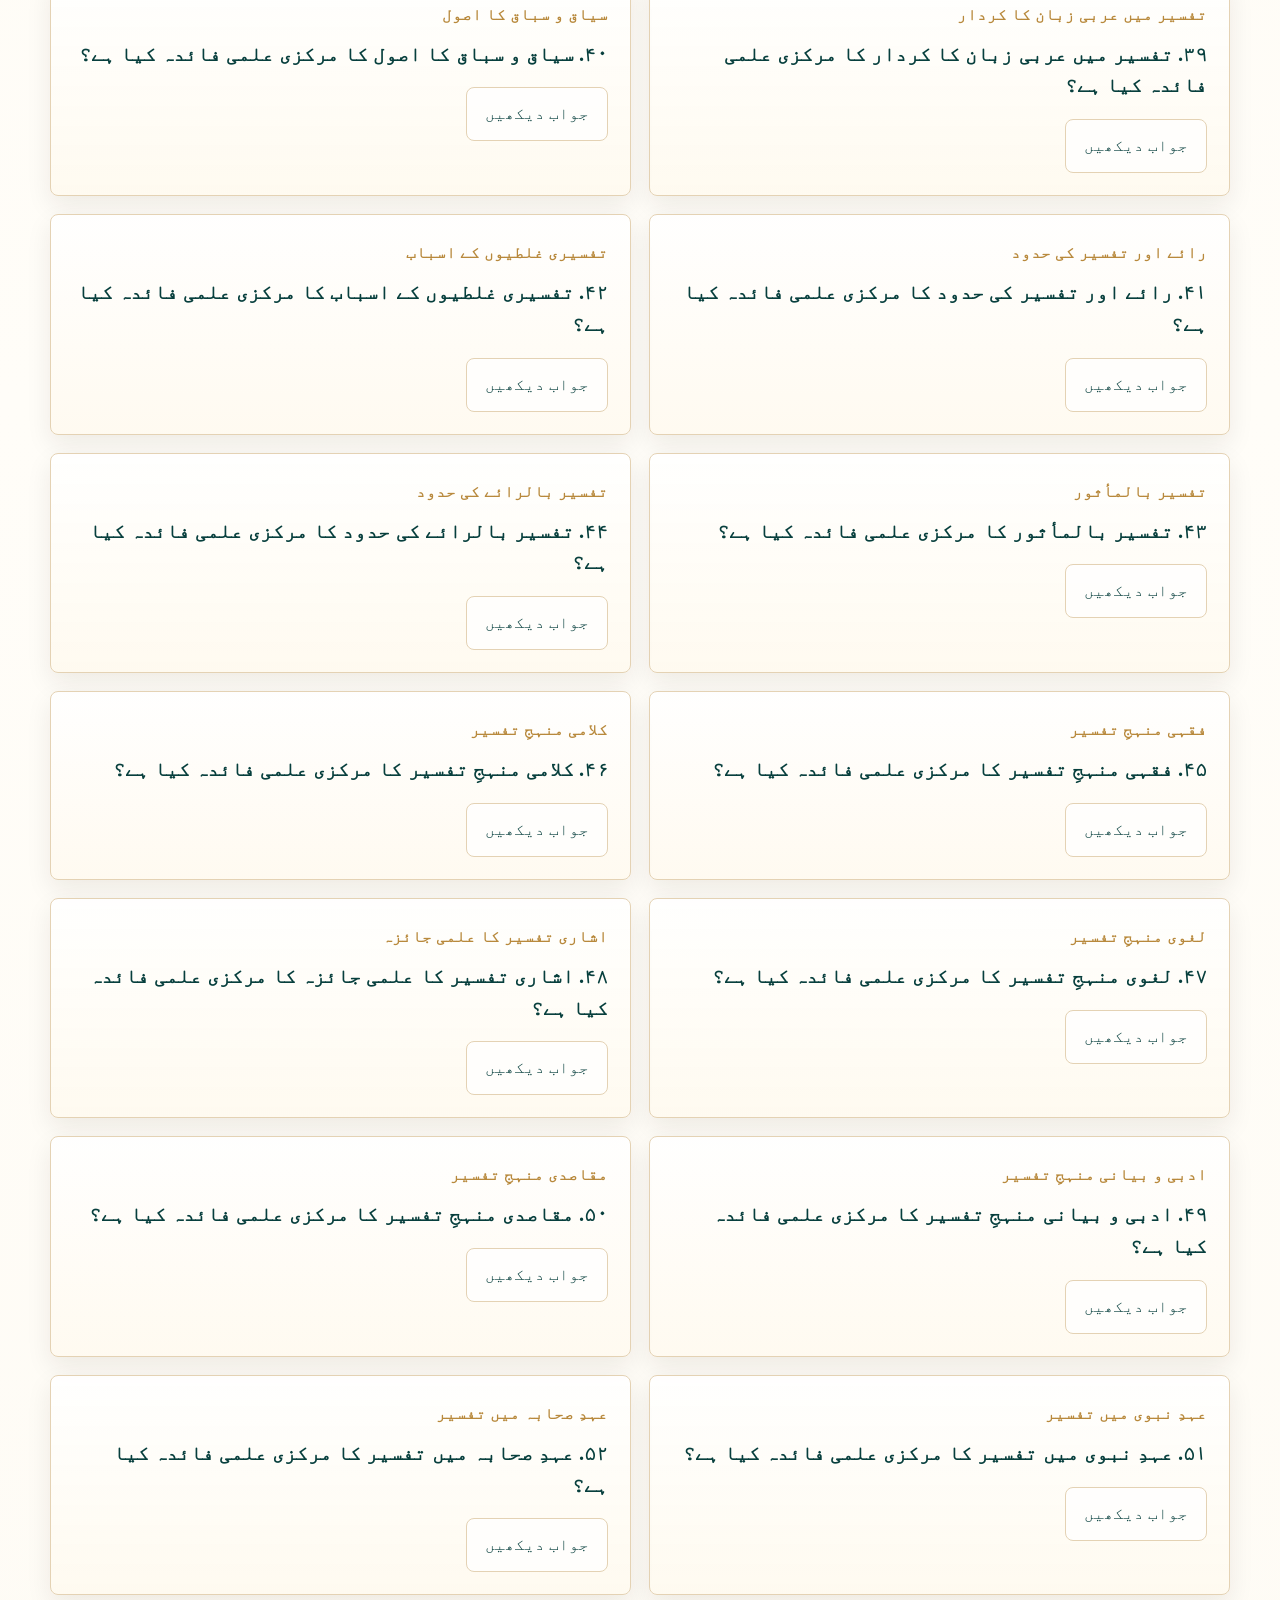
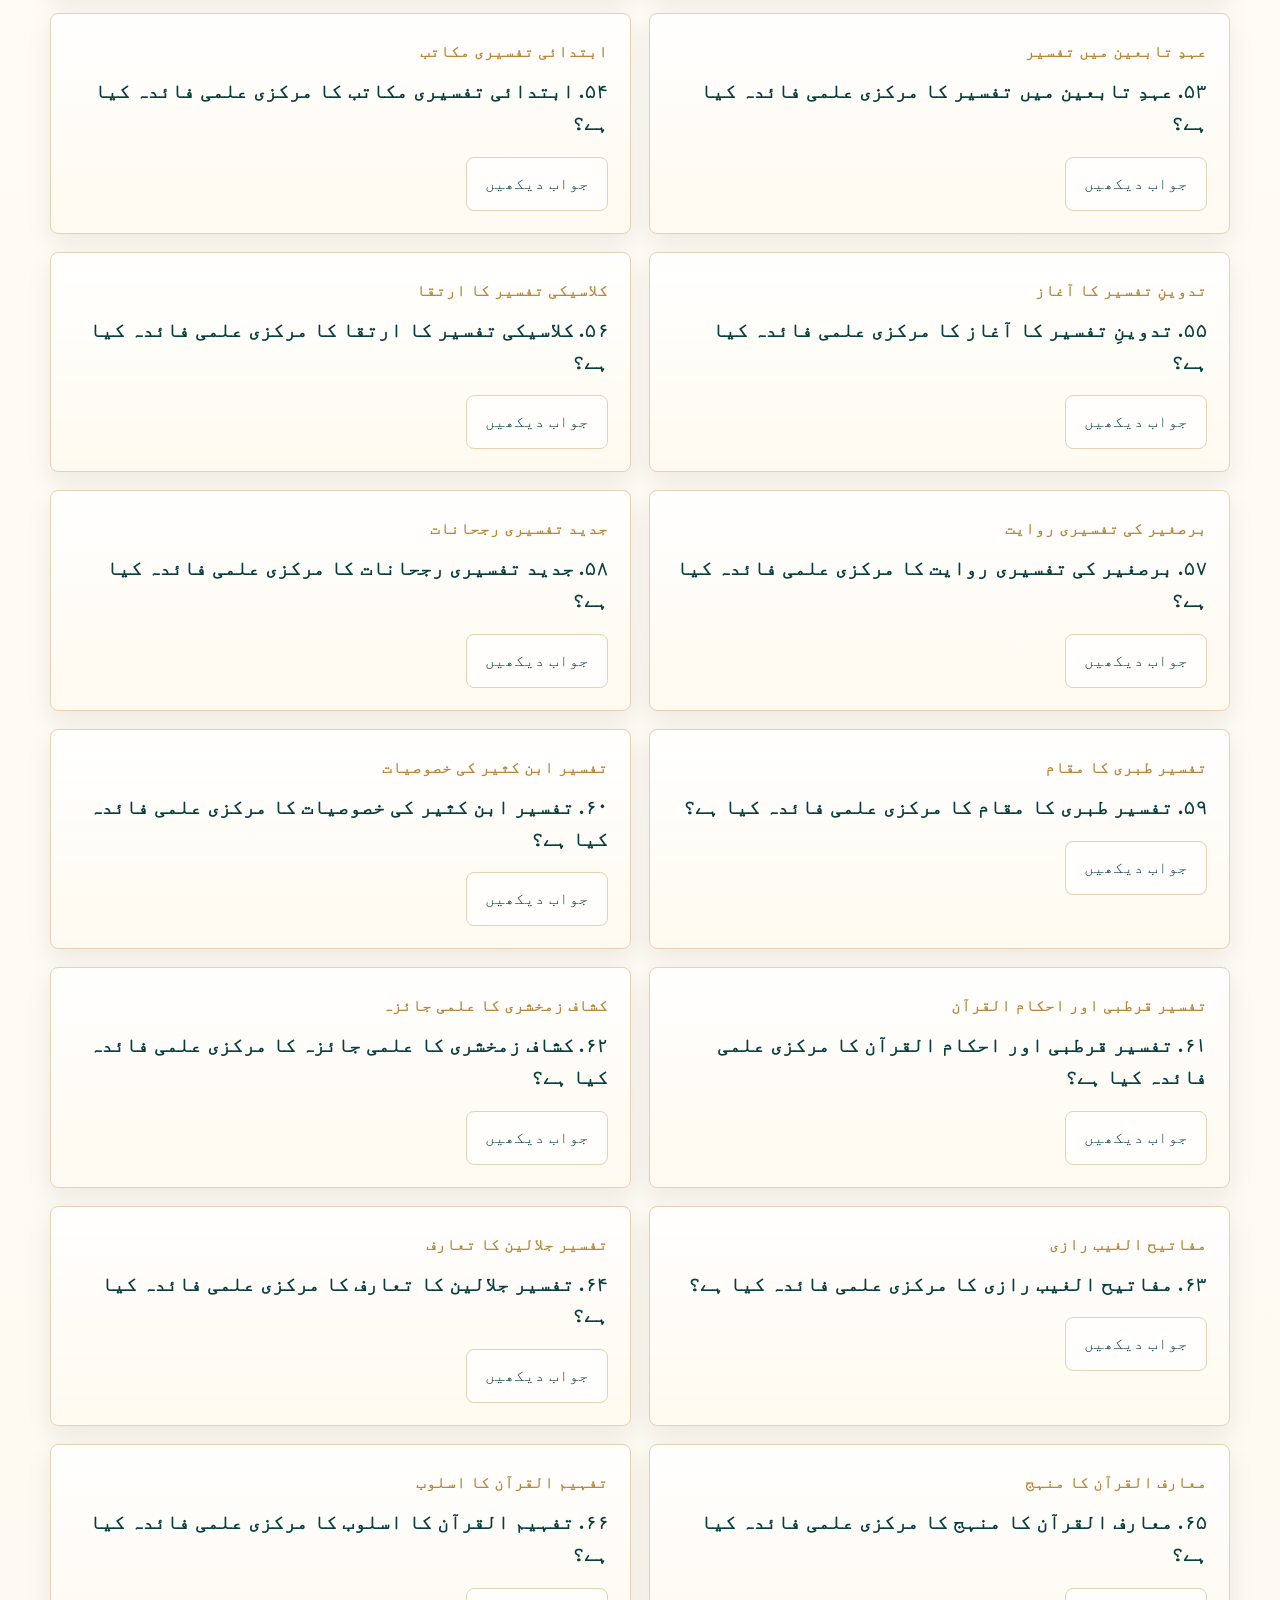
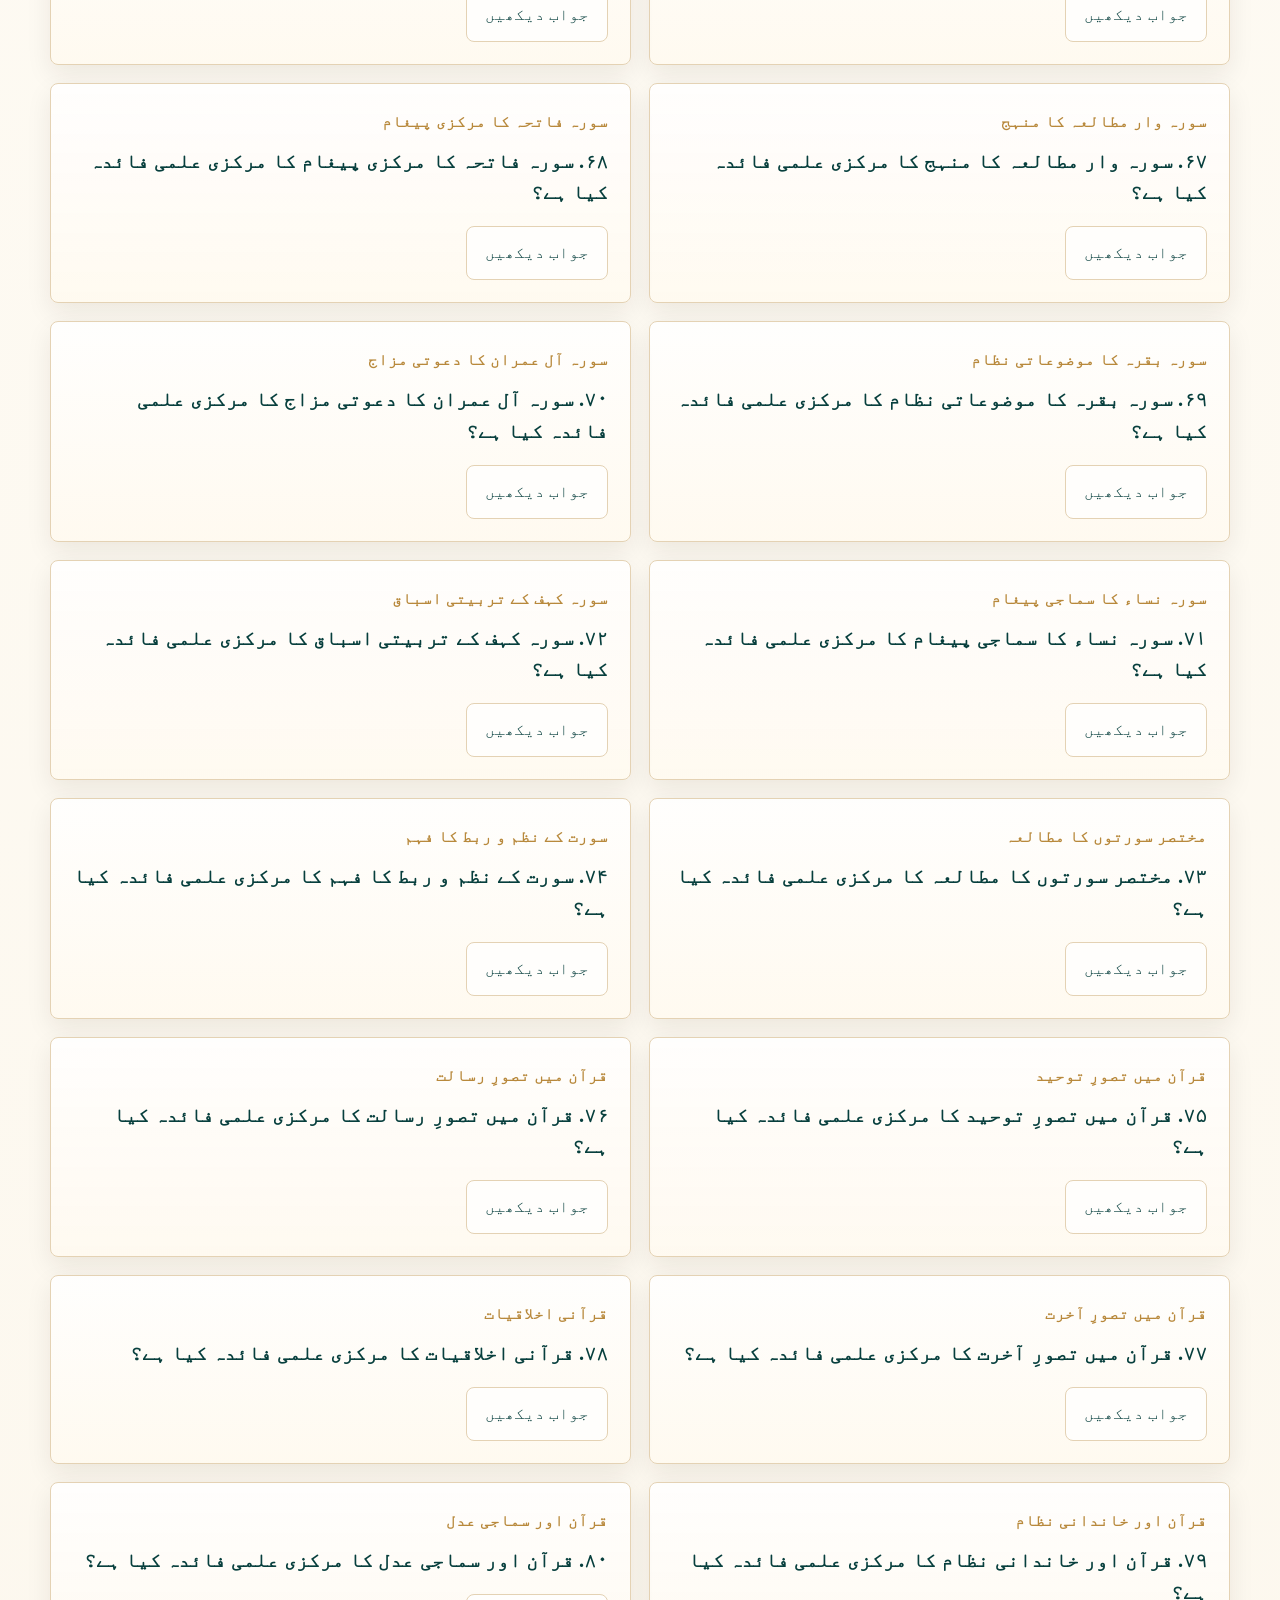
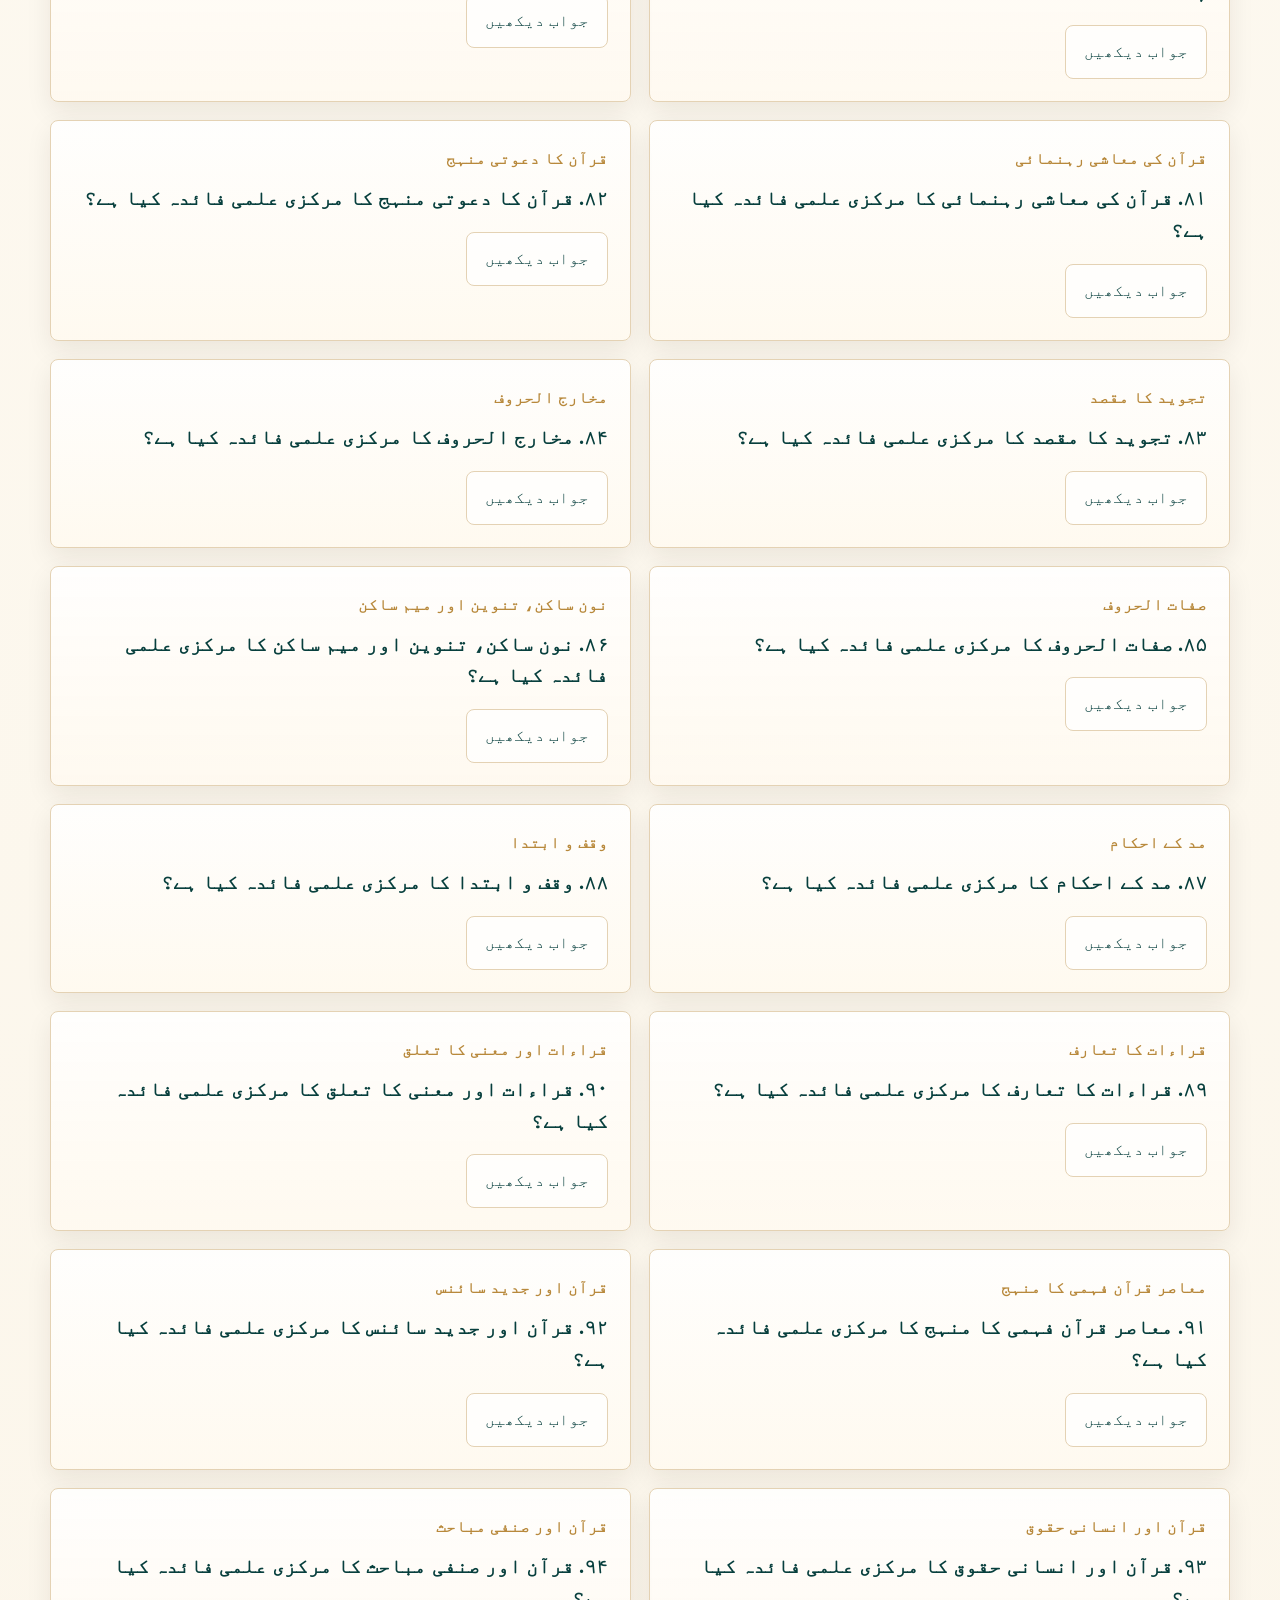
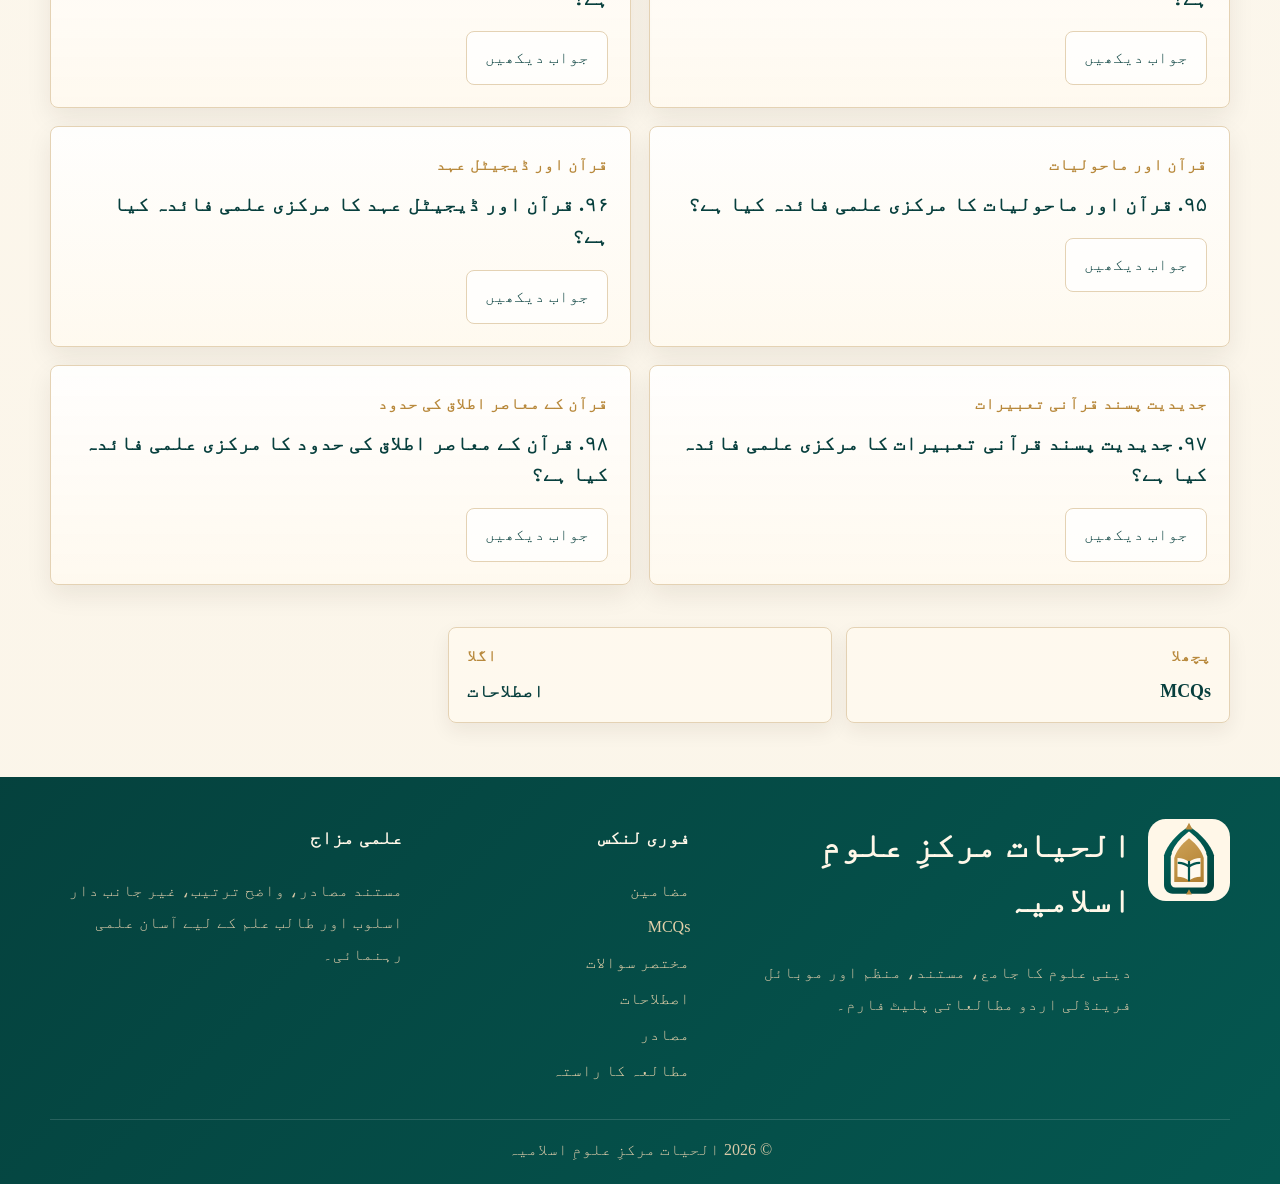
<file: short-qa/index.html>
﻿<!doctype html>
<html lang="ur" dir="rtl">
<head>
  <meta charset="utf-8">
  <meta name="viewport" content="width=device-width, initial-scale=1">
  <title>مختصر سوالات | الحیات مرکزِ علومِ اسلامیہ</title>
  <meta name="description" content="موضوعات سے مربوط مختصر سوالات، جواب دیکھیں بٹن کے ساتھ۔">
  <link rel="canonical" href="https://drimranhayat.github.io/alhayat-islamic-studies-hub/short-qa/">
  <link rel="icon" href="../assets/brand/favicon.svg" type="image/svg+xml">
  <meta property="og:image" content="https://drimranhayat.github.io/alhayat-islamic-studies-hub/assets/brand/social-card.svg">
  <link rel="stylesheet" href="../assets/css/styles.css?v=20260621-quran-practice">
  <script defer src="../data/site-data.js?v=20260621-quran-practice"></script>
  <script defer src="../assets/js/app.js?v=20260621-quran-practice"></script>
</head>
<body data-page="short-qa">
  <a class="skip-link" href="#main">اصل مواد پر جائیں</a>
  <div id="app"></div>
</body>
</html>
</file>
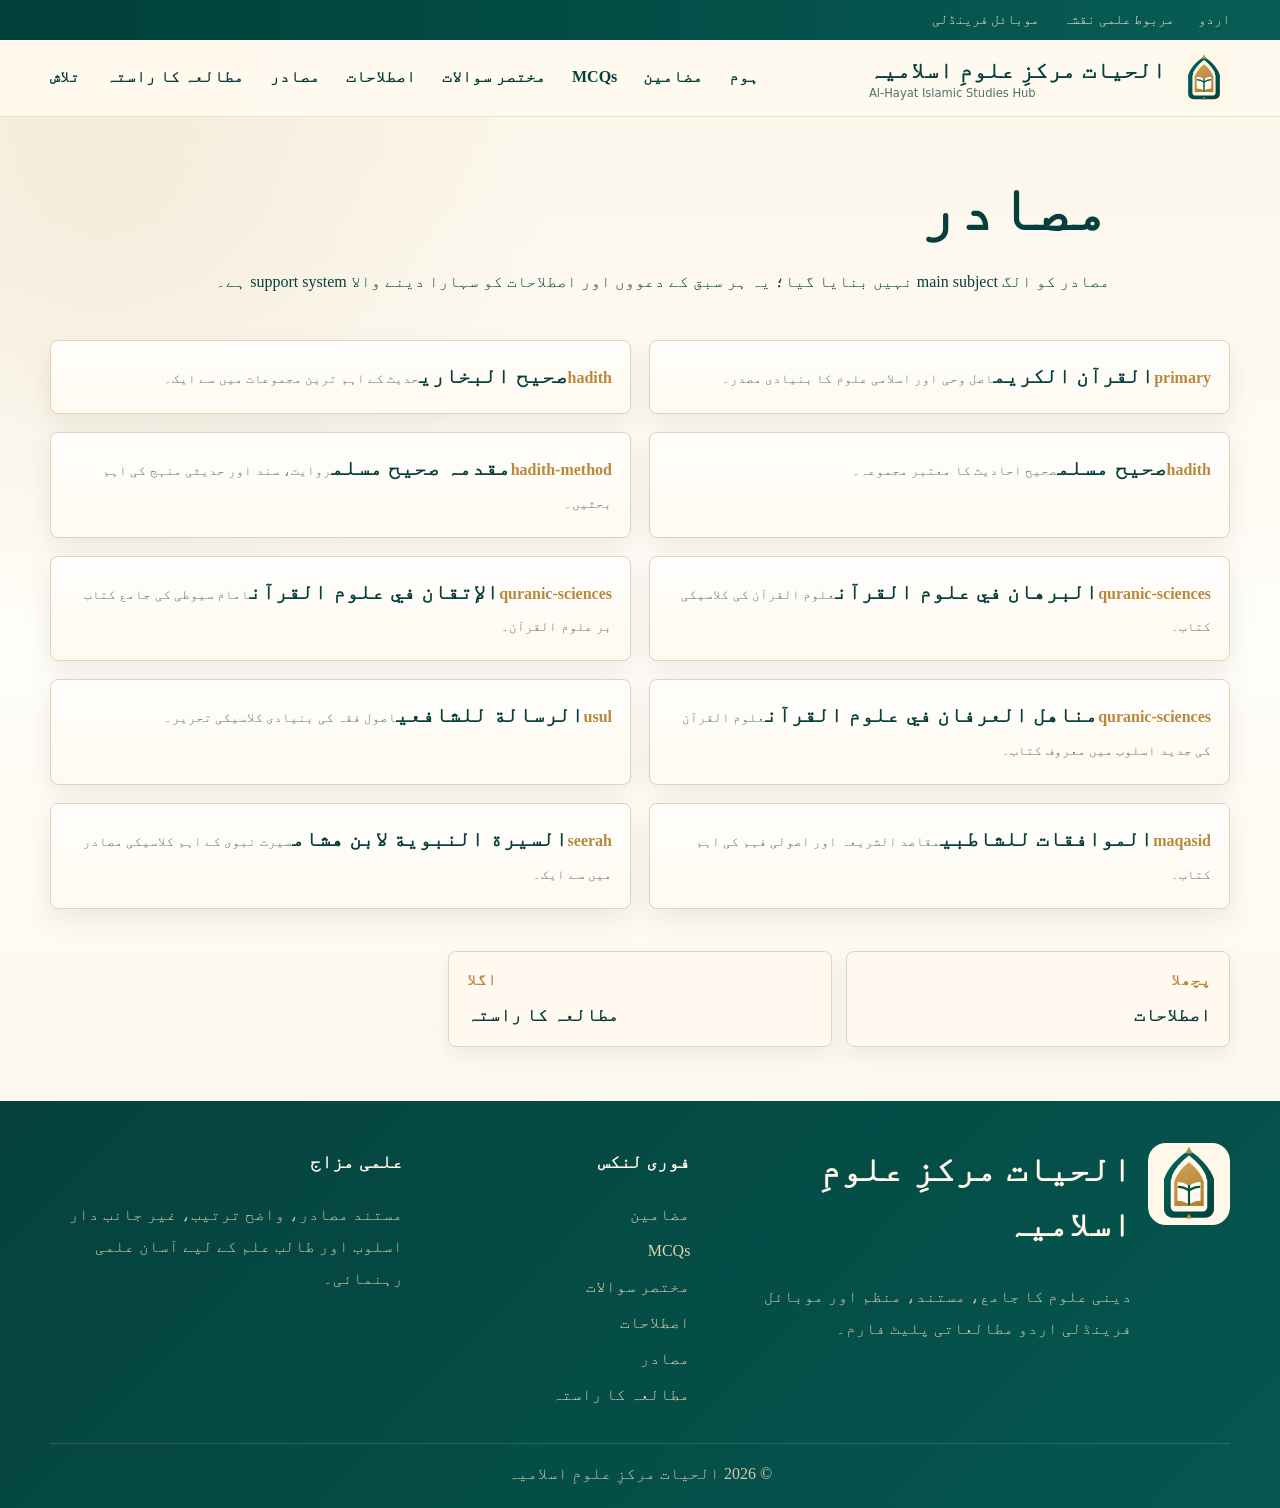
<file: sources/index.html>
﻿<!doctype html>
<html lang="ur" dir="rtl">
<head>
  <meta charset="utf-8">
  <meta name="viewport" content="width=device-width, initial-scale=1">
  <title>مصادر | الحیات مرکزِ علومِ اسلامیہ</title>
  <meta name="description" content="قرآن، حدیث، اصول، تفسیر، سیرت اور مقاصد کے منتخب علمی مصادر۔">
  <link rel="canonical" href="https://drimranhayat.github.io/alhayat-islamic-studies-hub/sources/">
  <link rel="icon" href="../assets/brand/favicon.svg" type="image/svg+xml">
  <meta property="og:image" content="https://drimranhayat.github.io/alhayat-islamic-studies-hub/assets/brand/social-card.svg">
  <link rel="stylesheet" href="../assets/css/styles.css?v=20260621-quran-practice">
  <script defer src="../data/site-data.js?v=20260621-quran-practice"></script>
  <script defer src="../assets/js/app.js?v=20260621-quran-practice"></script>
</head>
<body data-page="sources">
  <a class="skip-link" href="#main">اصل مواد پر جائیں</a>
  <div id="app"></div>
</body>
</html>
</file>
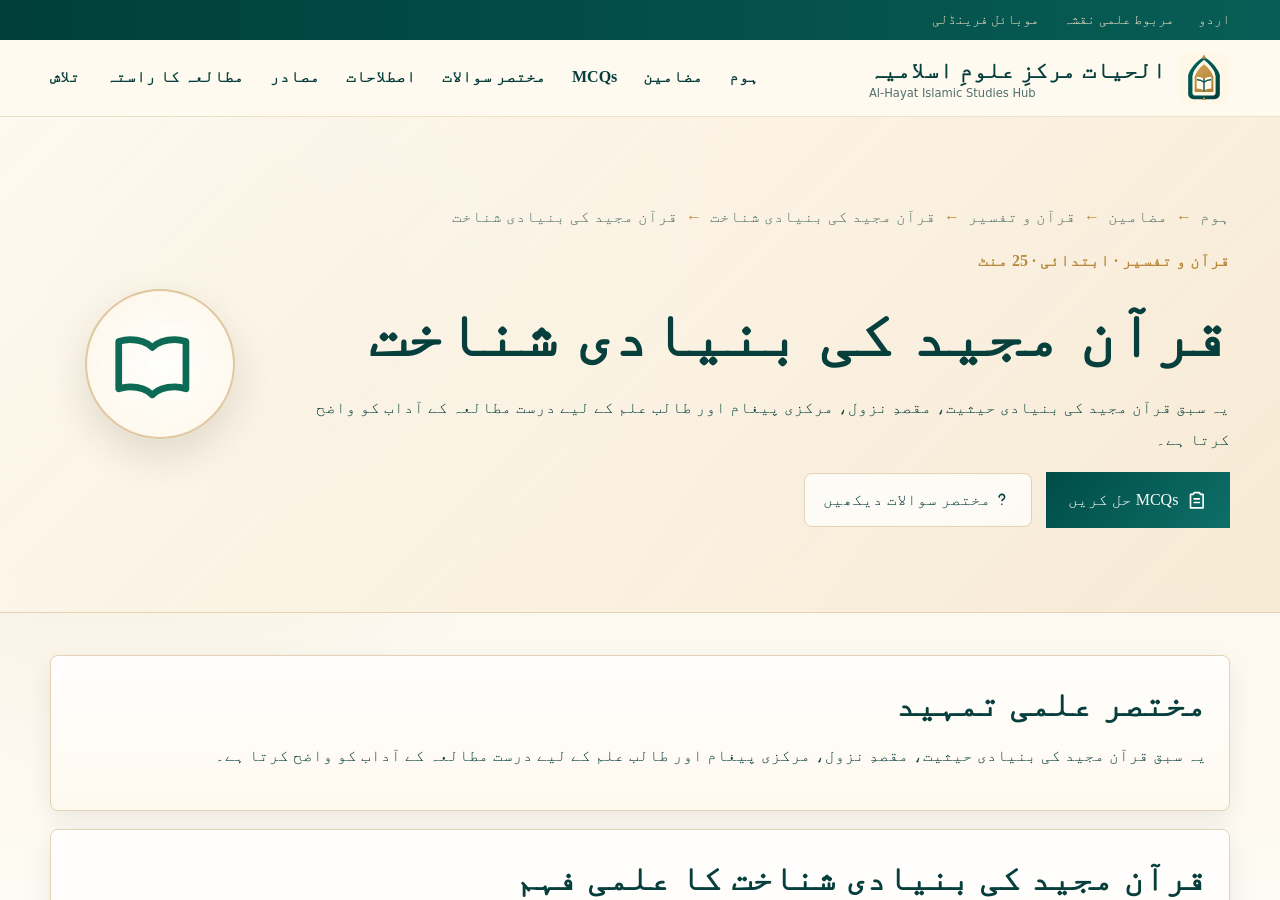
<file: quran-majeed/quran-majeed-ka-taaruf/index.html>
﻿<!doctype html>
<html lang="ur" dir="rtl">
<head>
  <meta charset="utf-8">
  <meta name="viewport" content="width=device-width, initial-scale=1">
  <title>قرآن مجید کا تعارف | الحیات مرکزِ علومِ اسلامیہ</title>
  <meta name="description" content="قرآن مجید کا تعارف اب الحیات کے مربوط موضوعاتی نظام میں منتقل ہے۔">
  <link rel="canonical" href="https://drimranhayat.github.io/alhayat-islamic-studies-hub/subjects/?topic=quran-introduction">
  <meta http-equiv="refresh" content="0; url=../../subjects/?topic=quran-introduction">
  <link rel="stylesheet" href="../../assets/css/styles.css">
</head>
<body>
  <main class="container page-head">
    <h1>قرآن مجید کا تعارف</h1>
    <p>یہ عنوان اب مربوط علمی نقشے میں اپنی اصل جگہ منتقل ہے۔</p>
    <a class="primary-button" href="../../subjects/?topic=quran-introduction">سبق کھولیں</a>
  </main>
</body>
</html>
</file>
<file: assets/css/styles.css>
:root {
  --cream: #fbf5e9;
  --paper: #fffaf0;
  --paper-2: #f7ecda;
  --ink: #073f3d;
  --muted: #52706d;
  --emerald: #004c47;
  --teal: #0e6f68;
  --gold: #b8893c;
  --line: #e4d2b4;
  --shadow: 0 16px 40px rgba(41, 29, 12, .12);
  --radius: 8px;
  --urdu-font: "Noto Nastaliq Urdu", "Jameel Noori Nastaleeq", "Noto Naskh Arabic", serif;
  --arabic-font: "Amiri", "Noto Naskh Arabic", serif;
  --latin-font: "Inter", system-ui, sans-serif;
}

* { box-sizing: border-box; }

html {
  direction: rtl;
  scroll-behavior: smooth;
}

body {
  margin: 0;
  color: var(--ink);
  background:
    radial-gradient(circle at 8% 12%, rgba(184, 137, 60, .11), transparent 28rem),
    linear-gradient(180deg, var(--cream), #fffdf8 42%, var(--cream));
  font-family: var(--urdu-font);
  line-height: 2;
}

a { color: inherit; text-decoration: none; }

img { max-width: 100%; display: block; }

button, input {
  font: inherit;
}

.skip-link {
  position: fixed;
  inset-block-start: 8px;
  inset-inline-start: 8px;
  z-index: 20;
  transform: translateY(-130%);
  padding: 8px 14px;
  background: var(--emerald);
  color: white;
  border-radius: var(--radius);
}

.skip-link:focus { transform: none; }

.container {
  width: min(1180px, calc(100% - 32px));
  margin-inline: auto;
}

.top-strip {
  background: linear-gradient(90deg, #003f3a, #075d55);
  color: #efe2c7;
  font-size: .86rem;
}

.strip-inner {
  display: flex;
  gap: 24px;
  justify-content: flex-start;
  padding-block: 6px;
}

.site-header {
  position: sticky;
  inset-block-start: 0;
  z-index: 10;
  background: rgba(255, 250, 240, .94);
  backdrop-filter: blur(14px);
  border-block-end: 1px solid rgba(184, 137, 60, .22);
}

.nav-bar {
  min-height: 76px;
  display: flex;
  align-items: center;
  justify-content: space-between;
  gap: 28px;
}

.brand {
  display: inline-flex;
  align-items: center;
  gap: 12px;
  min-width: max-content;
}

.brand strong {
  display: block;
  font-size: 1.42rem;
  line-height: 1.4;
}

.brand small {
  display: block;
  font-family: var(--latin-font);
  direction: ltr;
  color: var(--muted);
  font-size: .72rem;
  line-height: 1.1;
}

.brand-mark,
.card-icon {
  display: grid;
  place-items: center;
  color: var(--gold);
}

.brand-mark {
  width: 52px;
  height: 52px;
  border: 0;
  border-radius: 50%;
  background: transparent;
}

.brand-mark img {
  width: 100%;
  height: 100%;
}

.icon {
  width: 1.35em;
  height: 1.35em;
  fill: none;
  stroke: currentColor;
  stroke-width: 1.8;
  stroke-linecap: round;
  stroke-linejoin: round;
}

.nav-links {
  display: flex;
  align-items: center;
  justify-content: flex-end;
  gap: 26px;
  font-weight: 700;
}

.nav-links a {
  padding-block: 8px;
  border-block-end: 2px solid transparent;
}

.nav-links a:hover,
.nav-links a:focus-visible {
  color: var(--teal);
  border-color: var(--gold);
}

.menu-toggle {
  display: none;
  border: 1px solid var(--line);
  background: white;
  color: var(--ink);
  border-radius: var(--radius);
  padding: 7px 14px;
}

.hero {
  min-height: 560px;
  display: grid;
  align-items: center;
  position: relative;
  overflow: hidden;
  background:
    linear-gradient(90deg, rgba(251,245,233,.18), rgba(251,245,233,.72) 20%, rgba(251,245,233,.96) 55%, rgba(251,245,233,.86)),
    var(--hero-image) center / cover no-repeat;
  border-block-end: 1px solid rgba(184, 137, 60, .26);
}

.hero::after,
.subject-hero::after {
  content: "";
  position: absolute;
  inset: 0;
  pointer-events: none;
  background-image:
    linear-gradient(30deg, rgba(184,137,60,.08) 12%, transparent 12.5%, transparent 87%, rgba(184,137,60,.08) 87.5%),
    linear-gradient(150deg, rgba(184,137,60,.08) 12%, transparent 12.5%, transparent 87%, rgba(184,137,60,.08) 87.5%);
  background-size: 38px 66px;
  opacity: .22;
}

.hero-inner {
  position: relative;
  z-index: 1;
  max-width: 900px;
  text-align: center;
  padding-block: 76px;
}

.hero-title-lockup {
  position: relative;
  width: min(820px, 100%);
  margin-inline: auto;
  padding: 18px 24px 8px;
}

.hero-title-lockup::before {
  content: "";
  position: absolute;
  inset-inline: 11%;
  inset-block-start: 0;
  height: 74px;
  border-block-start: 2px solid rgba(184,137,60,.42);
  border-radius: 50% 50% 0 0;
  pointer-events: none;
}

.hero-title-lockup::after {
  content: "";
  position: absolute;
  inset-inline: 22%;
  inset-block-start: 26px;
  height: 1px;
  background: linear-gradient(90deg, transparent, rgba(184,137,60,.58), transparent);
  pointer-events: none;
}

.hero-ornament {
  display: block;
  width: 34px;
  height: 34px;
  margin: 0 auto 4px;
  transform: rotate(45deg);
  border: 2px solid rgba(184,137,60,.55);
  border-radius: 8px;
  background: rgba(255,248,235,.68);
}

.hero-side {
  position: absolute;
  z-index: 1;
  display: grid;
  place-items: center;
  width: 132px;
  height: 132px;
  border: 1px solid rgba(184,137,60,.42);
  border-radius: 50%;
  color: var(--gold);
  background: rgba(255,250,240,.74);
  box-shadow: 0 18px 50px rgba(37, 27, 12, .12);
}

.hero-side .icon {
  width: 4.8rem;
  height: 4.8rem;
}

.hero-side-right {
  inset-inline-start: clamp(24px, 5vw, 86px);
  inset-block-start: 112px;
}

.hero-side-left {
  inset-inline-end: clamp(24px, 6vw, 110px);
  inset-block-end: 72px;
}

.eyebrow {
  color: var(--gold);
  font-weight: 800;
  margin: 0 0 8px;
}

h1, h2, h3, p {
  margin-block-start: 0;
}

h1 {
  font-size: clamp(2.35rem, 6vw, 5.2rem);
  line-height: 1.55;
  margin-block-end: 8px;
  letter-spacing: 0;
}

h2 {
  font-size: clamp(1.5rem, 3vw, 2.2rem);
  line-height: 1.55;
  letter-spacing: 0;
}

.hero p {
  color: #244f4b;
  font-size: 1.22rem;
  max-width: 720px;
  margin-inline: auto;
}

.hero .eyebrow {
  font-family: var(--latin-font);
  direction: ltr;
  color: #8b692e;
  letter-spacing: 0;
}

.hero h1 {
  color: #003f3a;
  text-shadow: 0 2px 0 rgba(255,255,255,.85), 0 18px 42px rgba(49,35,11,.16);
}

.hero-tagline {
  font-size: clamp(1.25rem, 2.2vw, 1.8rem);
  color: #075d55;
  font-weight: 800;
  margin-block-end: 4px;
}

.hero-description {
  color: #335d58;
  font-size: 1.08rem;
}

.hero-search,
.inline-search {
  display: grid;
  grid-template-columns: 1fr auto;
  margin: 28px auto 14px;
  max-width: 760px;
  border: 1px solid var(--line);
  background: rgba(255,255,255,.9);
  border-radius: var(--radius);
  box-shadow: var(--shadow);
  overflow: hidden;
}

.hero-search input,
.inline-search input {
  min-width: 0;
  border: 0;
  background: transparent;
  padding: 16px 20px;
  color: var(--ink);
}

.hero-search button,
.inline-search button,
.primary-button {
  display: inline-flex;
  align-items: center;
  justify-content: center;
  gap: 8px;
  border: 0;
  background: linear-gradient(135deg, var(--emerald), var(--teal));
  color: white;
  padding: 12px 22px;
  cursor: pointer;
}

.quick-tags {
  display: flex;
  gap: 10px;
  justify-content: center;
  flex-wrap: wrap;
  color: var(--muted);
}

.hero-badges {
  display: flex;
  justify-content: center;
  flex-wrap: wrap;
  gap: 12px;
  margin-block-start: 18px;
}

.hero-badges span,
.subject-chip-row span {
  display: inline-flex;
  align-items: center;
  gap: 7px;
  border: 1px solid rgba(184,137,60,.38);
  background: rgba(255,255,255,.76);
  border-radius: 999px;
  padding: 5px 14px;
  color: var(--ink);
  box-shadow: 0 8px 18px rgba(37, 27, 12, .06);
}

.hero-badges .icon,
.subject-chip-row .icon {
  color: var(--gold);
}

.quick-tags a,
.term-cloud a,
.path-card a {
  border: 1px solid var(--line);
  background: rgba(255,255,255,.76);
  border-radius: 999px;
  padding: 3px 14px;
}

.section-block,
.feature-row,
.stats,
.newsletter,
.page-head,
.layout-with-map,
.pathway-grid,
.glossary-grid,
.result-list,
.feature-list {
  margin-block: 42px;
}

.section-title {
  display: grid;
  grid-template-columns: 1fr auto 1fr;
  align-items: center;
  gap: 18px;
  margin-block-end: 24px;
  text-align: center;
}

.section-title span {
  height: 1px;
  background: linear-gradient(90deg, transparent, var(--gold), transparent);
}

.subject-grid,
.section-grid,
.topic-grid,
.glossary-grid,
.result-list {
  display: grid;
  grid-template-columns: repeat(4, minmax(0, 1fr));
  gap: 18px;
}

.subject-card,
.section-card,
.topic-card,
.gloss-card,
.result-card,
.qa-card,
.feature-panel,
.path-card {
  border: 1px solid var(--line);
  border-radius: var(--radius);
  background:
    linear-gradient(180deg, rgba(255,255,255,.84), rgba(255,250,240,.88)),
    var(--paper);
  box-shadow: 0 10px 26px rgba(37, 27, 12, .08);
}

.subject-card {
  min-height: 236px;
  padding: 22px;
  display: grid;
  align-content: start;
  gap: 10px;
  position: relative;
  transition: transform .2s ease, box-shadow .2s ease;
}

.subject-card:hover,
.section-card:hover,
.topic-card:hover,
.result-card:hover {
  transform: translateY(-3px);
  box-shadow: var(--shadow);
}

.number {
  position: absolute;
  inset-block-start: 14px;
  inset-inline-start: 14px;
  width: 28px;
  height: 28px;
  display: grid;
  place-items: center;
  border-radius: 50%;
  background: var(--emerald);
  color: white;
  font-family: var(--latin-font);
  font-weight: 800;
}

.card-icon {
  width: 86px;
  height: 86px;
  border: 2px solid rgba(184,137,60,.45);
  border-radius: 50%;
  color: var(--accent, var(--emerald));
  background: #fff8eb;
}

.card-icon .icon { width: 2.7rem; height: 2.7rem; }

.subject-card strong,
.section-card strong,
.topic-card strong,
.result-card strong {
  font-size: 1.32rem;
  line-height: 1.7;
}

.subject-card small,
.section-card small,
.topic-card small,
.result-card small,
.feature-panel small {
  color: var(--muted);
}

.subject-card em {
  align-self: end;
  justify-self: start;
  font-style: normal;
  margin-block-start: 8px;
  border: 1px solid var(--line);
  border-radius: 999px;
  padding: 3px 14px;
}

.feature-row {
  display: grid;
  grid-template-columns: repeat(3, minmax(0, 1fr));
  gap: 18px;
}

.premium-home {
  display: grid;
  grid-template-columns: minmax(0, 1.1fr) minmax(360px, .9fr);
  gap: 18px;
  margin-block: 42px;
}

.selected-lesson,
.start-guide,
.knowledge-strip {
  border: 1px solid var(--line);
  border-radius: var(--radius);
  background:
    linear-gradient(180deg, rgba(255,255,255,.9), rgba(255,250,240,.92)),
    var(--paper);
  box-shadow: 0 10px 26px rgba(37, 27, 12, .08);
}

.selected-lesson {
  position: relative;
  overflow: hidden;
  display: grid;
  grid-template-columns: 1fr 180px;
  gap: 18px;
  padding: 28px;
}

.selected-lesson::before {
  content: "";
  position: absolute;
  inset-inline-start: 0;
  inset-block: 0;
  width: 7px;
  background: linear-gradient(180deg, var(--accent, var(--teal)), var(--gold));
}

.selected-lesson .primary-button {
  margin-block-start: 18px;
  width: max-content;
}

.selected-lesson-art {
  align-self: center;
  justify-self: center;
  width: 150px;
  height: 150px;
  display: grid;
  place-items: center;
  border-radius: 50%;
  color: var(--accent, var(--teal));
  background:
    radial-gradient(circle, rgba(255,255,255,.95), rgba(184,137,60,.15)),
    #fff8eb;
  border: 1px solid rgba(184,137,60,.36);
}

.selected-lesson-art .icon {
  width: 5rem;
  height: 5rem;
}

.start-guide {
  padding: 24px;
}

.guide-steps {
  display: grid;
  gap: 10px;
}

.guide-steps a {
  display: grid;
  grid-template-columns: 34px 1fr;
  gap: 8px 12px;
  align-items: center;
  border: 1px solid var(--line);
  border-radius: var(--radius);
  padding: 10px 12px;
  background: rgba(255,255,255,.64);
}

.guide-steps span {
  grid-row: span 2;
  width: 34px;
  height: 34px;
  display: grid;
  place-items: center;
  border-radius: 50%;
  background: var(--emerald);
  color: white;
  font-family: var(--latin-font);
  font-weight: 800;
}

.guide-steps small {
  color: var(--muted);
}

.knowledge-strip {
  padding: 22px;
  margin-block: 24px;
}

.strip-title {
  display: flex;
  align-items: center;
  justify-content: space-between;
  gap: 14px;
  margin-block-end: 16px;
}

.strip-title a {
  border: 1px solid var(--line);
  border-radius: 999px;
  padding: 4px 14px;
  background: rgba(255,255,255,.7);
}

.term-showcase,
.chapter-showcase {
  display: grid;
  grid-template-columns: repeat(3, minmax(0, 1fr));
  gap: 12px;
}

.term-showcase a,
.chapter-showcase a {
  min-height: 122px;
  display: grid;
  align-content: start;
  gap: 4px;
  border: 1px solid var(--line);
  border-radius: var(--radius);
  padding: 14px;
  background: rgba(255,255,255,.66);
}

.term-showcase span {
  color: var(--gold);
  font-weight: 800;
}

.term-showcase small,
.chapter-showcase small {
  color: var(--muted);
}

.chapter-showcase a {
  grid-template-columns: 56px 1fr;
  align-items: center;
}

.chapter-showcase .button-icon {
  grid-row: span 2;
}

.feature-panel {
  min-height: 150px;
  display: grid;
  grid-template-columns: 120px 1fr;
  align-items: center;
  gap: 18px;
  padding: 18px;
  overflow: hidden;
}

.feature-panel img {
  width: 120px;
  height: 100px;
  object-fit: cover;
  border-radius: 6px;
}

.feature-panel strong {
  display: block;
  font-size: 1.45rem;
}

.panel-art {
  width: 88px;
  height: 88px;
  display: grid;
  place-items: center;
  color: var(--gold);
  background: rgba(184,137,60,.1);
  border-radius: 50%;
}

.panel-art .icon { width: 3rem; height: 3rem; }

.stats {
  display: grid;
  grid-template-columns: repeat(4, minmax(0, 1fr));
  border: 1px solid var(--line);
  border-radius: var(--radius);
  background: rgba(255,250,240,.82);
}

.stats div {
  padding: 18px;
  text-align: center;
  border-inline-start: 1px solid var(--line);
}

.stats div:last-child { border-inline-start: 0; }

.stats strong {
  display: block;
  font-family: var(--latin-font);
  direction: ltr;
  font-size: 1.55rem;
  color: var(--teal);
}

.newsletter {
  display: grid;
  grid-template-columns: 1fr minmax(280px, 460px);
  gap: 24px;
  align-items: center;
  padding: 24px;
  background:
    linear-gradient(135deg, rgba(0,76,71,.96), rgba(9,104,94,.96));
  color: white;
  border-radius: var(--radius);
}

.newsletter p { color: #e7d9bd; }

.newsletter form {
  display: grid;
  grid-template-columns: 1fr auto;
  border: 1px solid rgba(255,255,255,.24);
  border-radius: var(--radius);
  overflow: hidden;
}

.newsletter input {
  min-width: 0;
  border: 0;
  background: rgba(255,255,255,.08);
  color: white;
  padding: 12px 16px;
}

.newsletter button {
  border: 0;
  background: var(--gold);
  color: white;
  padding-inline: 18px;
}

.subject-hero,
.lesson-hero,
.section-masthead {
  position: relative;
  overflow: hidden;
  background:
    linear-gradient(135deg, rgba(255,250,240,.96), rgba(246,233,210,.9)),
    radial-gradient(circle at 20% 20%, color-mix(in srgb, var(--accent, var(--teal)) 18%, transparent), transparent 30rem);
  border-block-end: 1px solid var(--line);
}

.subject-hero-grid {
  display: grid;
  grid-template-columns: 1fr 360px;
  gap: 42px;
  align-items: center;
  min-height: 360px;
  padding-block: 46px;
}

.section-masthead-grid,
.lesson-hero-grid {
  display: grid;
  grid-template-columns: 1fr 220px;
  gap: 34px;
  align-items: center;
  min-height: 260px;
  padding-block: 38px;
}

.subject-hero h1,
.page-head h1,
.lesson-hero h1 {
  font-size: clamp(2rem, 5vw, 4rem);
}

.subject-visual {
  border: 1px solid var(--line);
  border-radius: var(--radius);
  overflow: hidden;
  background: white;
  box-shadow: var(--shadow);
}

.subject-visual-top {
  display: flex;
  align-items: center;
  gap: 10px;
  padding: 12px 14px;
  background: linear-gradient(135deg, var(--emerald), var(--teal));
  color: white;
}

.subject-visual-top span {
  display: grid;
  place-items: center;
  width: 34px;
  height: 34px;
  border-radius: 50%;
  background: rgba(255,255,255,.12);
  color: var(--gold);
}

.subject-visual img {
  aspect-ratio: 4 / 3;
  object-fit: cover;
}

.subject-visual > .icon {
  width: 100%;
  height: 260px;
  padding: 80px;
  color: var(--accent);
}

.subject-icon-stage {
  min-height: 240px;
  display: grid;
  place-items: center;
  background:
    radial-gradient(circle, color-mix(in srgb, var(--accent, var(--teal)) 14%, transparent), transparent 58%),
    #fff8eb;
}

.subject-icon-stage .icon {
  width: 8rem;
  height: 8rem;
  color: var(--accent);
}

.subject-chip-row {
  display: flex;
  flex-wrap: wrap;
  gap: 10px;
  margin-block: 16px;
}

.masthead-emblem {
  width: 180px;
  height: 180px;
  justify-self: center;
  display: grid;
  place-items: center;
  border: 2px solid rgba(184,137,60,.44);
  border-radius: 50%;
  color: var(--accent, var(--teal));
  background:
    radial-gradient(circle, rgba(255,255,255,.92), rgba(255,248,235,.78)),
    linear-gradient(135deg, rgba(184,137,60,.12), transparent);
  box-shadow: var(--shadow);
}

.masthead-emblem .icon {
  width: 5.6rem;
  height: 5.6rem;
}

.lesson-emblem {
  width: 150px;
  height: 150px;
}

.breadcrumbs {
  display: flex;
  flex-wrap: wrap;
  gap: 8px;
  color: var(--muted);
  margin-block-end: 12px;
}

.breadcrumbs > *::after {
  content: "←";
  margin-inline: 8px 0;
  color: var(--gold);
}

.breadcrumbs > *:last-child::after { content: ""; }

.hero-actions,
.toolbar,
.prev-next {
  display: flex;
  gap: 14px;
  align-items: center;
  flex-wrap: wrap;
}

.secondary-button,
.ghost-button,
.drawer-button {
  display: inline-flex;
  align-items: center;
  justify-content: center;
  border: 1px solid var(--line);
  background: rgba(255,255,255,.75);
  color: var(--ink);
  border-radius: var(--radius);
  padding: 10px 18px;
}

.layout-with-map {
  display: grid;
  grid-template-columns: 300px 1fr;
  gap: 26px;
  align-items: start;
}

.lesson-map {
  position: sticky;
  inset-block-start: 106px;
  border: 1px solid var(--line);
  border-radius: var(--radius);
  background: rgba(255,250,240,.94);
  padding: 12px;
  box-shadow: 0 10px 26px rgba(37, 27, 12, .08);
}

.lesson-map h2 {
  background: linear-gradient(135deg, var(--emerald), var(--teal));
  color: white;
  font-size: 1.25rem;
  padding: 12px;
  border-radius: 6px;
  margin-block-end: 8px;
}

.lesson-map a {
  display: grid;
  grid-template-columns: 32px 1fr;
  gap: 8px;
  align-items: center;
  padding: 9px 6px;
  border-block-end: 1px dashed var(--line);
}

.lesson-map a.has-icon {
  grid-template-columns: 32px 24px 1fr;
}

.lesson-map a .mini-icon {
  color: var(--gold);
  width: 1.15rem;
  height: 1.15rem;
}

.lesson-map span,
.section-card span,
.topic-card span {
  width: 28px;
  height: 28px;
  display: grid;
  place-items: center;
  border: 1px solid var(--gold);
  color: var(--teal);
  border-radius: 50%;
  font-family: var(--latin-font);
  font-weight: 800;
}

.section-card,
.topic-card {
  padding: 18px;
  min-height: 142px;
  display: grid;
  gap: 8px;
}

.button-icon {
  width: 52px;
  height: 52px;
  display: grid;
  place-items: center;
  border-radius: 50%;
  color: var(--accent, var(--teal));
  background: rgba(184,137,60,.1);
  border: 1px solid rgba(184,137,60,.3);
  font-style: normal;
}

.button-icon .icon {
  width: 2rem;
  height: 2rem;
}

.topic-grid { grid-template-columns: repeat(3, minmax(0, 1fr)); }

.page-head {
  max-width: 940px;
}

.drawer-button { display: none; }

.callout,
.practice-panel-large {
  margin-block-start: 22px;
  padding: 22px;
  border: 1px solid rgba(184,137,60,.45);
  border-radius: var(--radius);
  background: linear-gradient(135deg, rgba(184,137,60,.12), rgba(14,111,104,.08));
}

.lesson-hero {
  padding-block: 46px;
}

.lesson-layout {
  grid-template-columns: 290px minmax(0, 1fr);
}

.lesson-article {
  display: grid;
  gap: 18px;
}

.qa-card {
  padding: 22px;
}

.qa-card h2,
.practice-panel-large h2 {
  margin-block-end: 8px;
}

.key-list {
  display: grid;
  gap: 8px;
  padding-inline-start: 0;
  list-style-position: inside;
}

details {
  border: 1px solid var(--line);
  border-radius: var(--radius);
  background: rgba(255,255,255,.55);
  margin-block: 8px;
  padding: 8px 12px;
}

summary {
  cursor: pointer;
  font-weight: 800;
}

.term-cloud {
  display: flex;
  gap: 10px;
  flex-wrap: wrap;
}

.source-list {
  margin: 0;
  padding-inline-start: 22px;
}

.prev-next {
  justify-content: space-between;
}

.prev-next a {
  border: 1px solid var(--line);
  background: white;
  border-radius: var(--radius);
  padding: 10px 18px;
}

.page-nav {
  display: grid;
  grid-template-columns: repeat(3, minmax(0, 1fr));
  gap: 14px;
  margin-block: 28px 8px;
}

.page-nav a {
  min-height: 82px;
  display: grid;
  align-content: center;
  gap: 2px;
  border: 1px solid var(--line);
  border-radius: var(--radius);
  padding: 12px 18px;
  background: rgba(255,250,240,.88);
  box-shadow: 0 8px 20px rgba(37, 27, 12, .07);
}

.page-nav span {
  color: var(--gold);
  font-weight: 800;
}

.page-nav strong {
  font-size: 1.12rem;
}

.page-nav .prev {
  text-align: right;
}

.page-nav .up {
  text-align: center;
}

.page-nav .next {
  text-align: left;
}

.inline-search {
  margin-inline: 0;
  box-shadow: none;
}

.result-list {
  grid-template-columns: repeat(2, minmax(0, 1fr));
}

.result-card,
.gloss-card,
.path-card {
  padding: 18px;
}

.result-card span,
.gloss-card span {
  color: var(--gold);
  font-weight: 800;
}

.glossary-grid,
.pathway-grid {
  display: grid;
  grid-template-columns: repeat(3, minmax(0, 1fr));
  gap: 18px;
}

.gloss-card h2 {
  margin-block-end: 6px;
}

.path-card div {
  display: flex;
  flex-wrap: wrap;
  gap: 8px;
}

.feature-list {
  display: grid;
  grid-template-columns: repeat(3, minmax(0, 1fr));
  gap: 18px;
}

.mobile-map {
  position: fixed;
  inset: 0;
  z-index: 30;
  background: rgba(0,30,28,.45);
}

.mobile-map-panel {
  width: min(360px, 88vw);
  height: 100%;
  margin-inline-start: auto;
  background: var(--paper);
  padding: 18px;
  overflow: auto;
  box-shadow: -20px 0 40px rgba(0,0,0,.2);
}

.mobile-map-panel button {
  border: 1px solid var(--line);
  background: white;
  border-radius: var(--radius);
  padding: 8px 14px;
}

.mobile-map-panel a {
  display: grid;
  grid-template-columns: 30px 1fr;
  gap: 8px;
  padding: 10px 0;
  border-block-end: 1px solid var(--line);
}

.mobile-map-panel span {
  color: var(--gold);
  font-family: var(--latin-font);
}

.site-footer {
  margin-block-start: 54px;
  background:
    linear-gradient(135deg, rgba(0,62,58,.98), rgba(0,84,77,.98));
  color: #fff7e8;
  padding-block: 42px 18px;
}

.footer-grid {
  display: grid;
  grid-template-columns: 2fr 1fr 1.4fr;
  gap: 36px;
}

.footer-brand {
  display: grid;
  grid-template-columns: 82px 1fr;
  gap: 16px;
  align-items: start;
}

.footer-brand img {
  width: 82px;
  height: 82px;
}

.site-footer a {
  display: block;
  color: #e5d1aa;
  margin-block: 4px;
}

.site-footer p {
  color: #d9c9a8;
}

.copyright {
  text-align: center;
  border-block-start: 1px solid rgba(255,255,255,.14);
  margin: 28px auto 0;
  padding-block-start: 14px;
  width: min(1180px, calc(100% - 32px));
}

@media (max-width: 980px) {
  .menu-toggle { display: inline-flex; }
  .nav-links {
    position: absolute;
    inset-inline: 16px;
    inset-block-start: 86px;
    display: none;
    flex-direction: column;
    align-items: stretch;
    background: var(--paper);
    border: 1px solid var(--line);
    border-radius: var(--radius);
    padding: 12px;
    box-shadow: var(--shadow);
  }
  .nav-links.is-open { display: flex; }
  .subject-grid,
  .section-grid {
    grid-template-columns: repeat(2, minmax(0, 1fr));
  }
  .topic-grid,
  .feature-row,
  .premium-home,
  .glossary-grid,
  .pathway-grid,
  .feature-list {
    grid-template-columns: 1fr;
  }
  .term-showcase,
  .chapter-showcase {
    grid-template-columns: repeat(2, minmax(0, 1fr));
  }
  .subject-hero-grid,
  .section-masthead-grid,
  .lesson-hero-grid,
  .layout-with-map,
  .lesson-layout,
  .newsletter {
    grid-template-columns: 1fr;
  }
  .desktop-map { display: none; }
  .drawer-button { display: inline-flex; }
  .subject-visual { max-width: 420px; }
  .masthead-emblem {
    width: 130px;
    height: 130px;
    justify-self: start;
  }
  .masthead-emblem .icon {
    width: 4rem;
    height: 4rem;
  }
  .page-nav {
    grid-template-columns: 1fr;
  }
  .page-nav .next,
  .page-nav .prev,
  .page-nav .up {
    text-align: right;
  }
  .footer-grid { grid-template-columns: 1fr; }
}

@media (max-width: 640px) {
  .container { width: min(100% - 22px, 1180px); }
  .top-strip { display: none; }
  .brand strong { font-size: 1.12rem; }
  .brand-mark { width: 44px; height: 44px; }
  .hero { min-height: 500px; }
  .hero-inner { padding-block: 42px; }
  .hero-title-lockup {
    padding-inline: 6px;
  }
  .hero-title-lockup::before {
    inset-inline: 4%;
    height: 46px;
  }
  .hero-title-lockup::after {
    inset-inline: 14%;
  }
  .hero-ornament {
    width: 24px;
    height: 24px;
  }
  .hero-side {
    width: 78px;
    height: 78px;
    opacity: .78;
  }
  .hero-side .icon {
    width: 3rem;
    height: 3rem;
  }
  .hero-side-right {
    inset-inline-start: 12px;
    inset-block-start: 96px;
  }
  .hero-side-left {
    inset-inline-end: 12px;
    inset-block-end: 38px;
  }
  .hero-badges,
  .subject-chip-row {
    justify-content: center;
  }
  .hero-search,
  .inline-search,
  .newsletter form {
    grid-template-columns: 1fr;
  }
  .subject-grid,
  .section-grid,
  .result-list,
  .stats {
    grid-template-columns: 1fr;
  }
  .stats div {
    border-inline-start: 0;
    border-block-end: 1px solid var(--line);
  }
  .stats div:last-child { border-block-end: 0; }
  .feature-panel {
    grid-template-columns: 90px 1fr;
  }
  .feature-panel img {
    width: 90px;
    height: 78px;
  }
  .subject-card { min-height: 210px; }
  .selected-lesson {
    grid-template-columns: 1fr;
  }
  .selected-lesson-art {
    width: 112px;
    height: 112px;
    justify-self: start;
  }
  .selected-lesson-art .icon {
    width: 3.8rem;
    height: 3.8rem;
  }
  .term-showcase,
  .chapter-showcase {
    grid-template-columns: 1fr;
  }
  .footer-brand {
    grid-template-columns: 62px 1fr;
  }
  .footer-brand img {
    width: 62px;
    height: 62px;
  }
  .prev-next { display: grid; }
}

/* Connected architecture refinements */
.centered { justify-content: center; }
.support-grid,
.quiz-list {
  display: grid;
  grid-template-columns: repeat(3, minmax(0, 1fr));
  gap: 18px;
  margin-block: 42px;
}
.support-grid .feature-panel {
  grid-template-columns: 72px 1fr;
}
.support-grid .feature-panel > .icon {
  width: 3rem;
  height: 3rem;
  color: var(--gold);
  justify-self: center;
}
.scope-grid,
.evidence-grid,
.linked-panels {
  display: grid;
  grid-template-columns: repeat(2, minmax(0, 1fr));
  gap: 18px;
}
.scope-grid article,
.evidence-grid article,
.linked-panels article,
.quick-revision,
.quiz-card {
  border: 1px solid var(--line);
  border-radius: var(--radius);
  background: linear-gradient(180deg, rgba(255,255,255,.88), rgba(255,250,240,.92));
  box-shadow: 0 10px 26px rgba(37, 27, 12, .08);
  padding: 22px;
}
.tick-list {
  margin: 0;
  padding: 0;
  list-style: none;
  display: grid;
  gap: 8px;
}
.tick-list li {
  position: relative;
  padding-inline-start: 26px;
}
.tick-list li::before {
  content: "✓";
  position: absolute;
  inset-inline-start: 0;
  color: var(--teal);
  font-weight: 900;
}
.concept-route {
  display: flex;
  flex-wrap: wrap;
  gap: 10px;
}
.concept-route span {
  border: 1px solid var(--line);
  border-radius: 999px;
  background: rgba(255,255,255,.72);
  padding: 6px 14px;
  color: var(--ink);
}
.definition-box,
.quick-revision {
  border-inline-start: 6px solid var(--gold);
  background: rgba(184,137,60,.1);
  padding: 16px 18px;
  border-radius: var(--radius);
}
.quiz-list {
  grid-template-columns: repeat(2, minmax(0, 1fr));
}
.quiz-card h2 {
  font-size: 1.28rem;
}
.quiz-meta {
  display: inline-block;
  color: var(--gold);
  font-weight: 800;
  margin-block-end: 8px;
}
.option-list {
  display: grid;
  gap: 8px;
  padding-inline-start: 0;
  list-style-position: inside;
}
.option-list li,
.option-list button {
  border: 1px solid var(--line);
  border-radius: var(--radius);
  background: rgba(255,255,255,.7);
  padding: 8px 12px;
  color: var(--ink);
  text-align: right;
  cursor: pointer;
}
.option-list button:hover:not(:disabled),
.option-list button:focus-visible {
  border-color: var(--teal);
  background: rgba(14,111,104,.08);
}
.option-list button:disabled {
  cursor: default;
}
.option-list button.is-correct {
  border-color: #15803d;
  background: rgba(22, 163, 74, .14);
  color: #14532d;
}
.option-list button.is-wrong {
  border-color: #b91c1c;
  background: rgba(220, 38, 38, .12);
  color: #7f1d1d;
}
.answer-panel {
  margin-block-start: 14px;
  border: 1px solid rgba(14,111,104,.28);
  border-radius: var(--radius);
  background: rgba(14,111,104,.07);
  padding: 14px;
}
.answer-panel[hidden] { display: none; }
.topic-page .qa-card,
.topic-page .quick-revision,
.topic-page .scope-grid,
.topic-page .evidence-grid,
.topic-page .linked-panels { scroll-margin-top: 110px; }
.lesson-layout-simple {
  margin-block: 42px;
}
.scholarly-essay p {
  margin-block-end: 12px;
}
.topic-panel {
  border: 1px solid var(--line);
  border-radius: var(--radius);
  background: rgba(255,250,240,.92);
  padding: 22px;
}
.topic-panel[hidden] { display: none; }
.quiz-list.embedded {
  grid-template-columns: 1fr;
  margin-block: 16px 0;
}
.section-card.is-muted {
  box-shadow: none;
  opacity: .78;
}
.section-card.is-muted:hover {
  transform: none;
}
@media (max-width: 980px) {
  .support-grid,
  .quiz-list,
  .scope-grid,
  .evidence-grid,
  .linked-panels { grid-template-columns: 1fr; }
}
</file>
